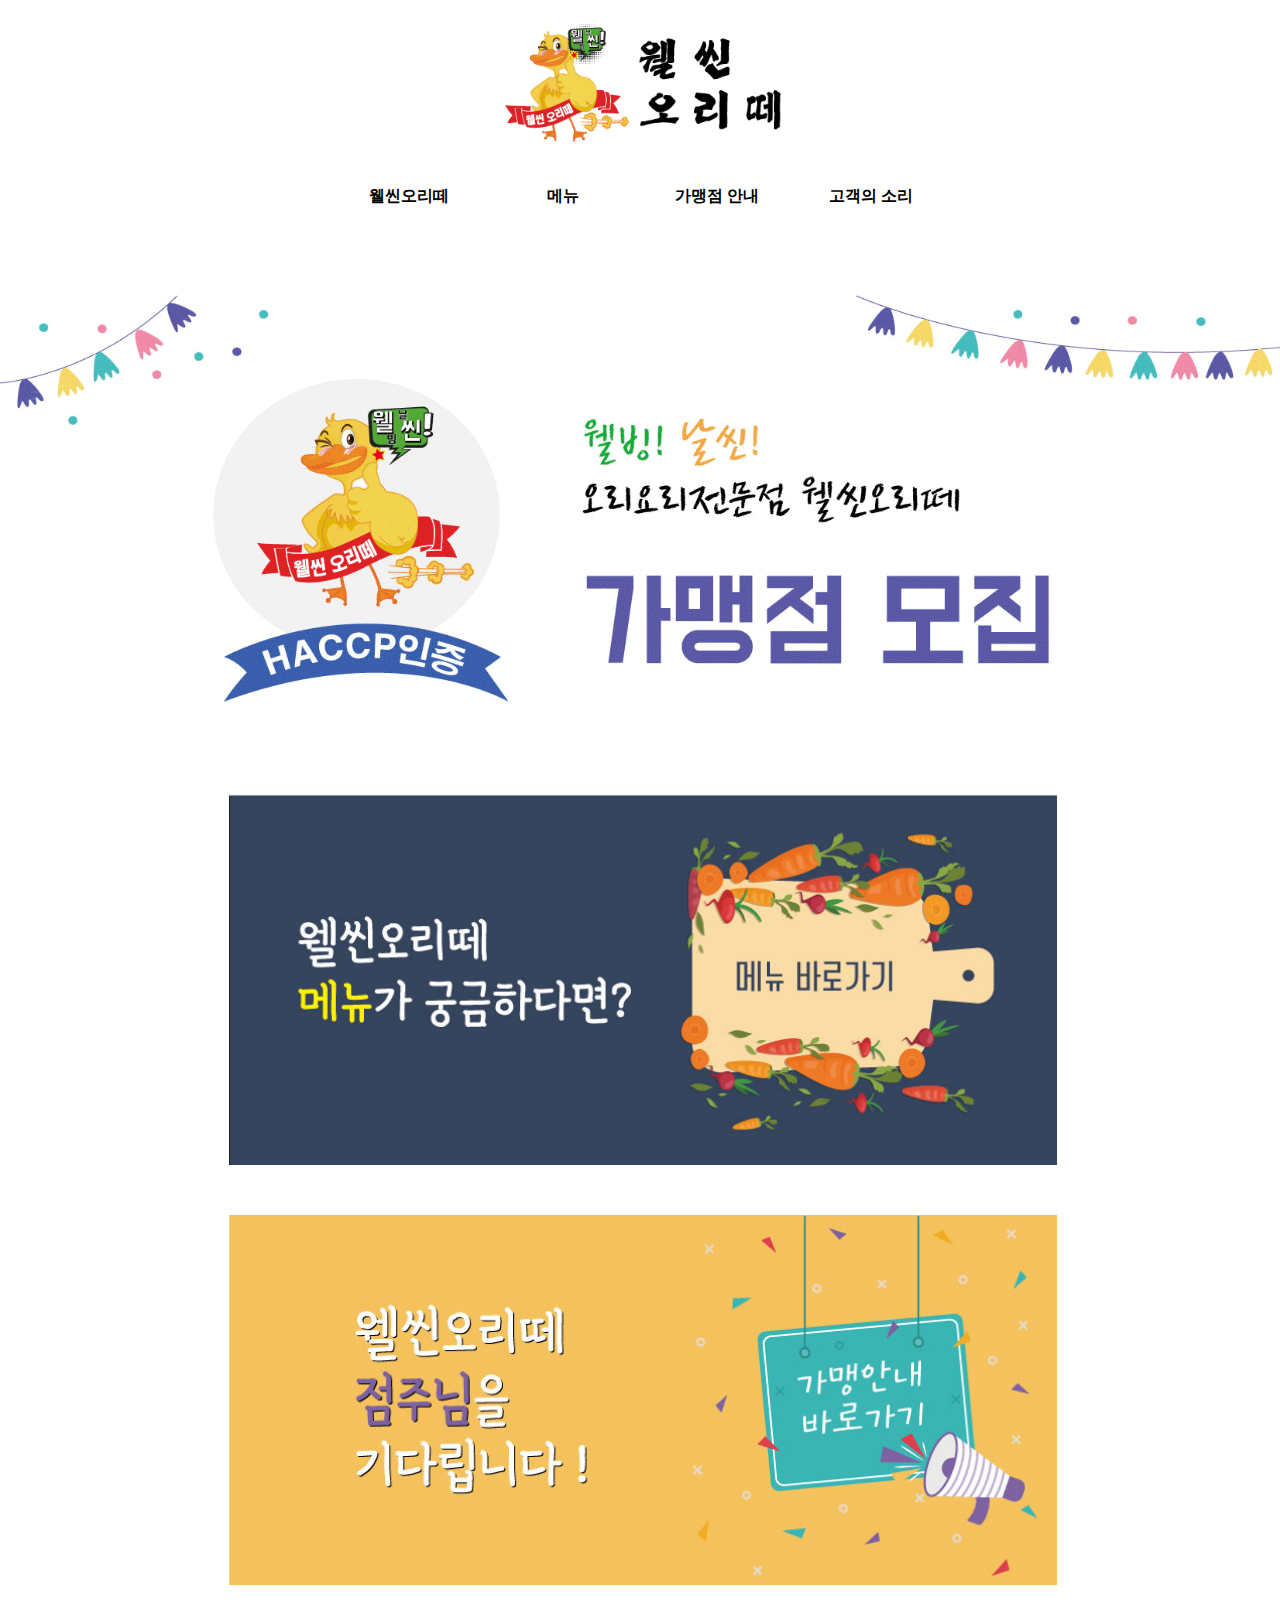
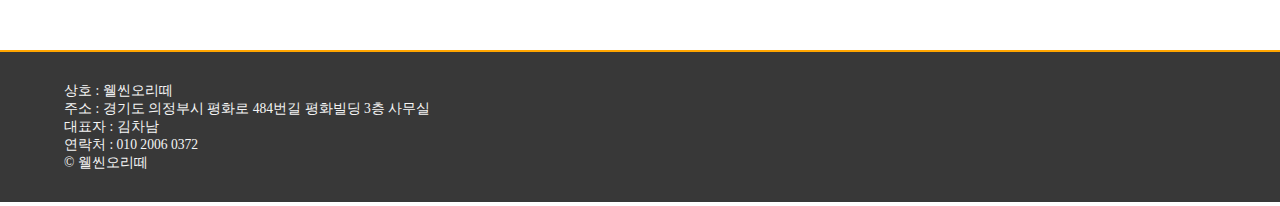
<file: index.html>
<!DOCTYPE html>
<html lang="en">
<head>
    <meta charset="UTF-8"> <!--웹 페이지에 사용하는 문자 코드 작성-->
    <meta name="viewport" content="width=device-width, initial-scale=1.0, minimum-scale=1.0, maximum-scale=1.0, user-saclable=no">
    <meta http-equiv="X-UA-Compatible" content="ie=edge">

    <meta name="author" content="김이삭"> <!-- 저작자 -->
    <meta name="description" content="오리고기 전문점, 건강한 오리맛집 웰씬오리떼"> <!-- 웹 페이지 내용-->
    <meta name="keywords" content="웰씬오리떼, 오리고기, 오리떼, 웰씬, 의정부오리고기, 의정부, 오리, 가능동"> <!-- 웹 페이지 키워드(검색 엔진 키워드) -->
    <meta name="robots" content="index,follow"> <!-- 검색로봇에 대해 색인 대상으로 처리 및 링크 수집 허용 -->
    
    <!-- 오픈 그래프 -->
    <meta property="og:type" content="website"> 
    <meta property="og:title" content="웰씬오리떼">
    <meta property="og:description" content="오리고기 전문점, 건강한 오리맛집 웰씬오리떼">
    <meta property="og:image" content="https://isaac7263.github.io/oridde/img/icon.png">
    <meta property="og:url" content="http://www.oridde.co.kr">
    <!-- 소셜 미디어 -->
    <meta name="twitter:card" content="웰씬오리떼">
    <meta name="twitter:title" content="웰씬오리떼">
    <meta name="twitter:description" content="맛있는 오리고기집, 웰씬오리떼">
    <meta name="twitter:image" content="https://isaac7263.github.io/oridde/img/icon.png">
    <meta name="twitter:domain" content="http://www.oridde.co.kr">
    <!-- 인증 -->
    <meta name="naver-site-verification" content="e234b1dffc5c3f41b60eed5aa31f903f1cfdc273"/>
    <meta name="google-site-verification" content="KC7amwNNuXF1AFjEQoRmPbVX7b6J1rndAp7T4Zdrm-c" />

    <!-- favicon -->
    <link rel="shortcut icon" type="image/x-icon" href="img/favi.jpg">

    <!-- CSS -->
    <link rel="stylesheet" type="text/css" href="css/index.css">

    <script src="js/main.js"></script>
    <title>웰씬오리떼</title>
</head>
<body onload="chkSize(event)">
    <!-- header -->
    <header id="top">
        <div id="header">
            <div class="main_logo">
                <a href="index.html"><img src="img/logo.png" alt="logo"></a>
            </div>

            <nav id="nav" style="display: none;">
                <ul>
                    <li>
                        <a href="#">웰씬오리떼</a>
                        <ul>
                            <li><a href="intro.html">브랜드 소개</a></li>
                            <li><a href="ori.html">오리이야기</a></li>
                        </ul>
                    </li>
                    <li>
                        <a href="#">메뉴</a>
                        <ul>
                            <li><a href="menu.html">메뉴 소개</a></li>
                        </ul>
                    </li>
                    <li>
                        <a href="#">가맹점 안내</a>
                        <ul>
                            <li><a href="franchisee.html">가맹 절차 및 지원</a></li>
                            <li><a href="counsel.html">상담 및 문의</a></li>
                        </ul>
                    </li>
                    <li><a href="#">고객의 소리</a></li>
                </ul>
            </nav>
        </div>
    </header>
    <hr class="header_hr">
    <!-- header -->

    <div id="mob_btn_div" style="display: none;">
        <a href="intro.html"><img class="mob_btn" src="img/button/br.PNG"></a>
        <a href="ori.html"><img class="mob_btn" src="img/button/ori.PNG"></a>
        <a href="menu.html"><img class="mob_btn" src="img/button/mn.PNG"></a>
        <a href="franchisee.html"><img class="mob_btn" src="img/button/fc.PNG"></a>
        <a href="counsel.html"><img class="mob_btn" src="img/button/cs.PNG"></a>
    </div> <!-- mob_btn_div -->

    <section class="main_section">
        <!-- <img src="img/banner.png" alt="banner"> -->
        <img src="img/motion_banner.gif" alt="motion_banner">
    </section>

    <section class="section2">
        <div>
            <div class="img_frame">
                <a href="menu.html"><img src="img/main/menu_link.jpg"></a>
            </div>
            <div class="img_frame">
                <a href="franchisee.html"><img src="img/main/fran_link.jpg"></a>
            </div>
        </div>
    </section>

    <section class="section3">
    </section>

    <!-- footer start-->
    <iframe id="commonFooter" 
    src="footer.html" frameborder="0" scrolling="no" width="100%" height="100%"></iframe>

</body>
</html>
</file>
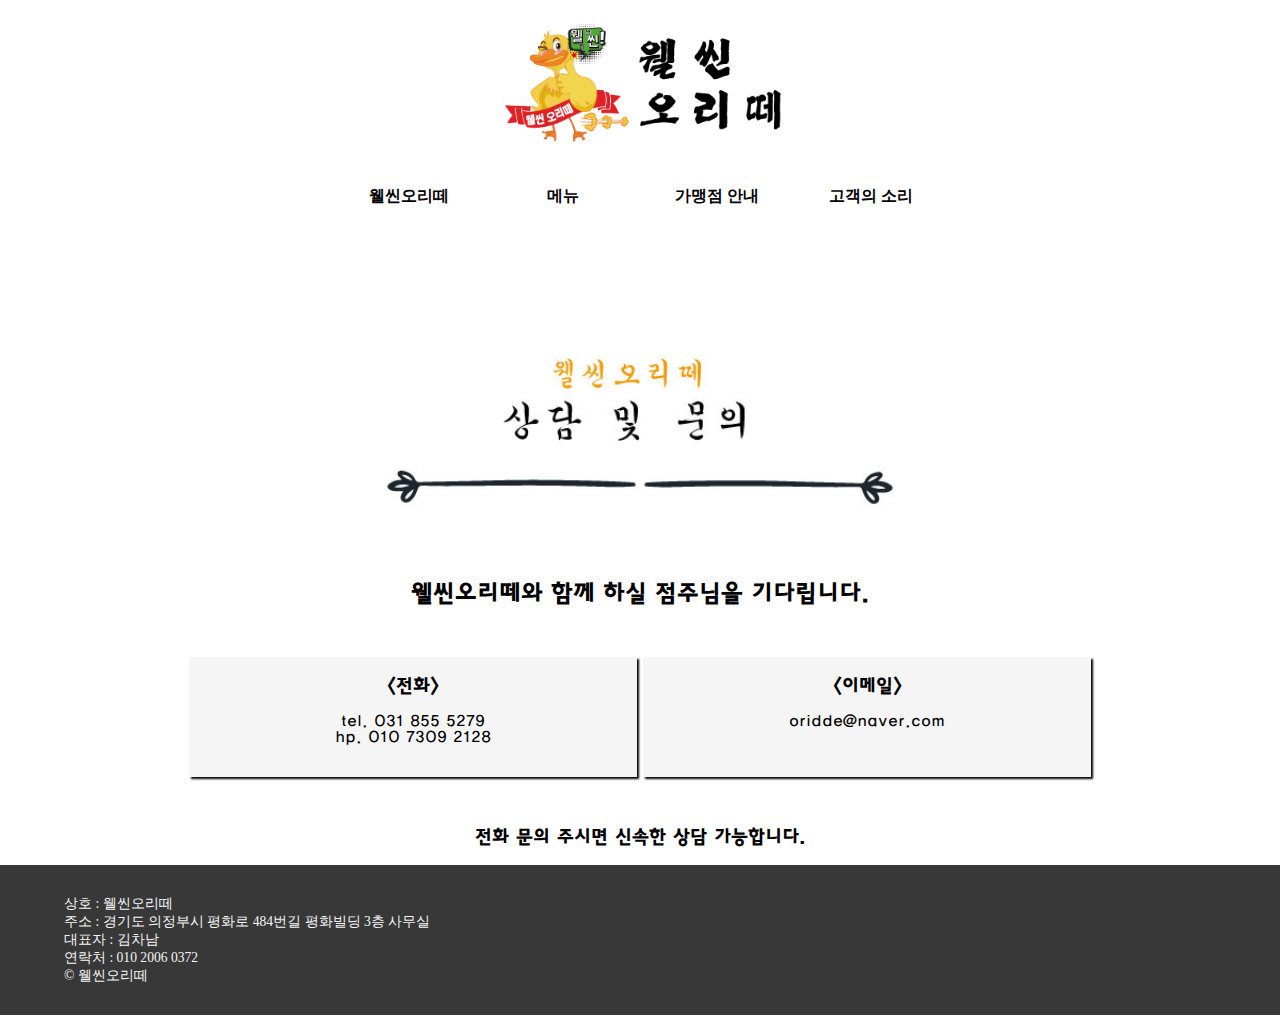
<file: counsel.html>
<!DOCTYPE html>
<html lang="en">
<head>
    <meta charset="UTF-8">
    <meta name="viewport" content="width=device-width, initial-scale=1.0">
    <meta http-equiv="X-UA-Compatible" content="ie=edge">
    
    <meta name="author" content="김이삭"> <!-- 저작자 -->
    <meta name="description" content="웰씬오리떼 웹사이트"> <!-- 웹 페이지 내용-->
    <!-- 웹 페이지 키워드(검색 엔진에 의해 검색되게 하기 위함) -->
    <meta name="keywords" content="웰씬오리떼, 오리고기, 오리떼, 웰씬, 의정부오리고기, 의정부, 오리, 가능동">
    
    <!-- CSS -->
    <link rel="stylesheet" type="text/css" href="css/index.css">
    <link rel="shortcut icon" type="image/x-icon" href="img/favi.jpg">

    <script src="js/main.js"></script>
    <title>웰씬오리떼</title>
</head>
<body onload="chkSize(event)">
    <!-- header -->
    <header id="top">
        <div id="header">
            <div class="main_logo">
                <a href="index.html"><img src="img/logo.png" alt="logo"></a>
            </div>

            <nav id="nav" style="display: none;">
                <ul>
                    <li>
                        <a href="#">웰씬오리떼</a>
                        <ul>
                            <li><a href="intro.html">브랜드 소개</a></li>
                            <li><a href="ori.html">오리이야기</a></li>
                        </ul>
                    </li>
                    <li>
                        <a href="#">메뉴</a>
                        <ul>
                            <li><a href="menu.html">메뉴 소개</a></li>
                        </ul>
                    </li>
                    <li>
                        <a href="#">가맹점 안내</a>
                        <ul>
                            <li><a href="franchisee.html">가맹 절차 및 지원</a></li>
                            <li><a href="counsel.html">상담 및 문의</a></li>
                        </ul>
                    </li>
                    <li><a href="#">고객의 소리</a></li>
                </ul>
            </nav>
        </div>
    </header>
    <hr class="header_hr">
    <!-- header -->
        
    <div id="mob_btn_div" style="display: none;">
        <a href="intro.html"><img class="mob_btn" src="img/button/br.PNG"></a>
        <a href="ori.html"><img class="mob_btn" src="img/button/ori.PNG"></a>
        <a href="menu.html"><img class="mob_btn" src="img/button/mn.PNG"></a>
        <a href="franchisee.html"><img class="mob_btn" src="img/button/fc.PNG"></a>
        <a href="counsel.html"><img class="mob_btn" src="img/button/cs.PNG"></a>
    </div> <!-- mob_btn_div -->

    <div class="counsel_body">
        <img src="img/counsel/coun_head.jpg" width="100%">

        <h2>웰씬오리떼와 함께 하실 점주님을 기다립니다.</h2><br><br>
        
        <div class="coun_center">
            <div class="contact">
                <h3>&lt;전화&gt;</h3>
                tel. 031 855 5279<br>
                hp. 010 7309 2128
            </div>
            <div class="contact">
                <h3>&lt;이메일&gt;</h3>
                oridde@naver.com<br>
            </div>
        </div>

        <h3>전화 문의 주시면 신속한 상담 가능합니다.</h3>
    </div>  <!-- counsel_body end -->

    <!-- footer start-->
    <iframe id="commonFooter" 
    src="footer.html" frameborder="0" scrolling="no" width="100%" height="100%"></iframe>
</body>
</html>
</file>
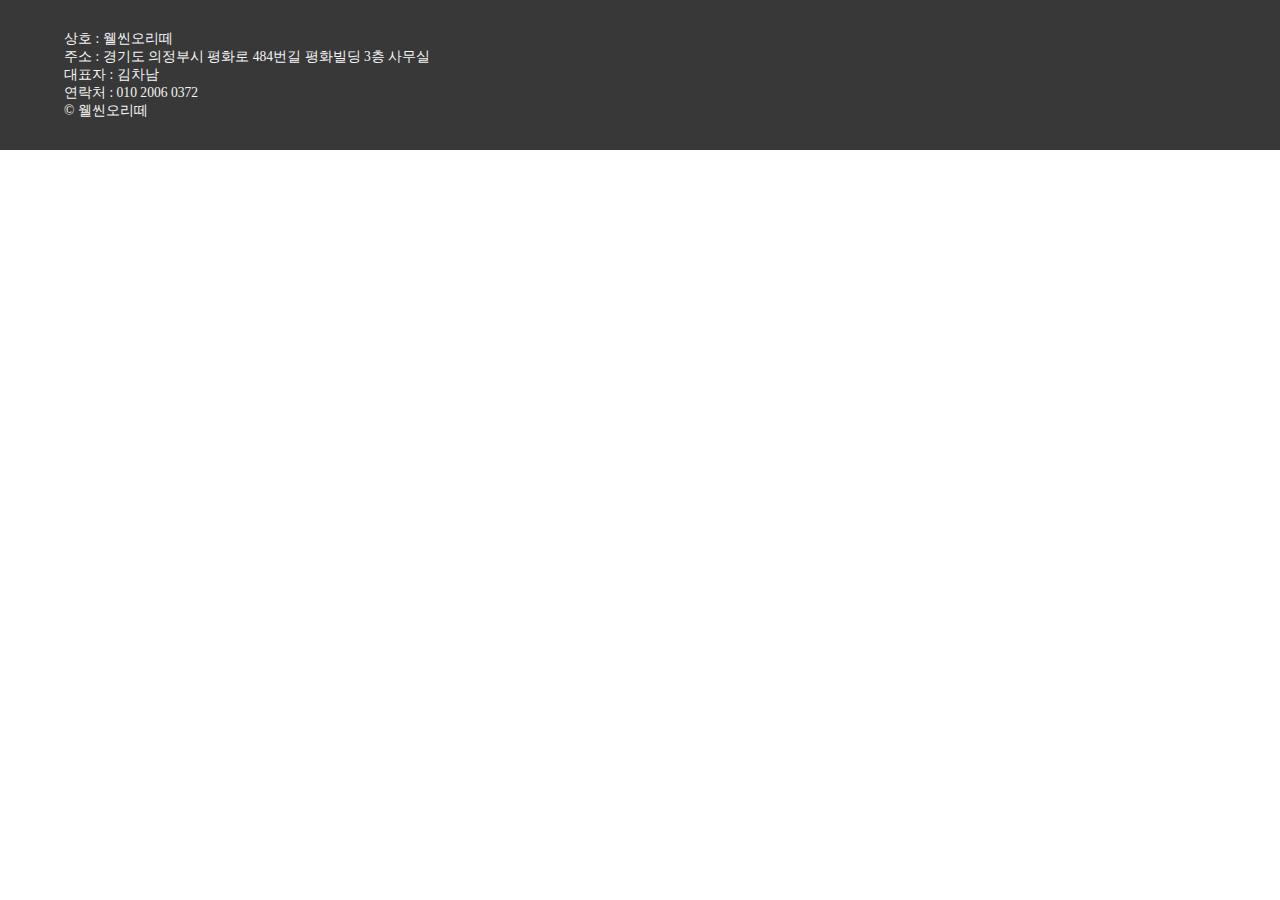
<file: footer.html>
<!DOCTYPE html>
<html lang="ko">
<head>
    <meta charset="UTF-8">
    <meta name="viewport" content="width=device-width, initial-scale=1.0">
    
    <!-- CSS -->
    <link rel="stylesheet" type="text/css" href="css/footer.css">
    <title>Footer</title>
</head>
<body>
    <div id="box_in_foot">
        상호 : 웰씬오리떼</br>
        주소 : 경기도 의정부시 평화로 484번길 평화빌딩 3층 사무실</br>
        대표자 : 김차남</br>
        연락처 : 010 2006 0372</br>
        &#169 웰씬오리떼</br>
    </div>
</body>
</html>
</file>
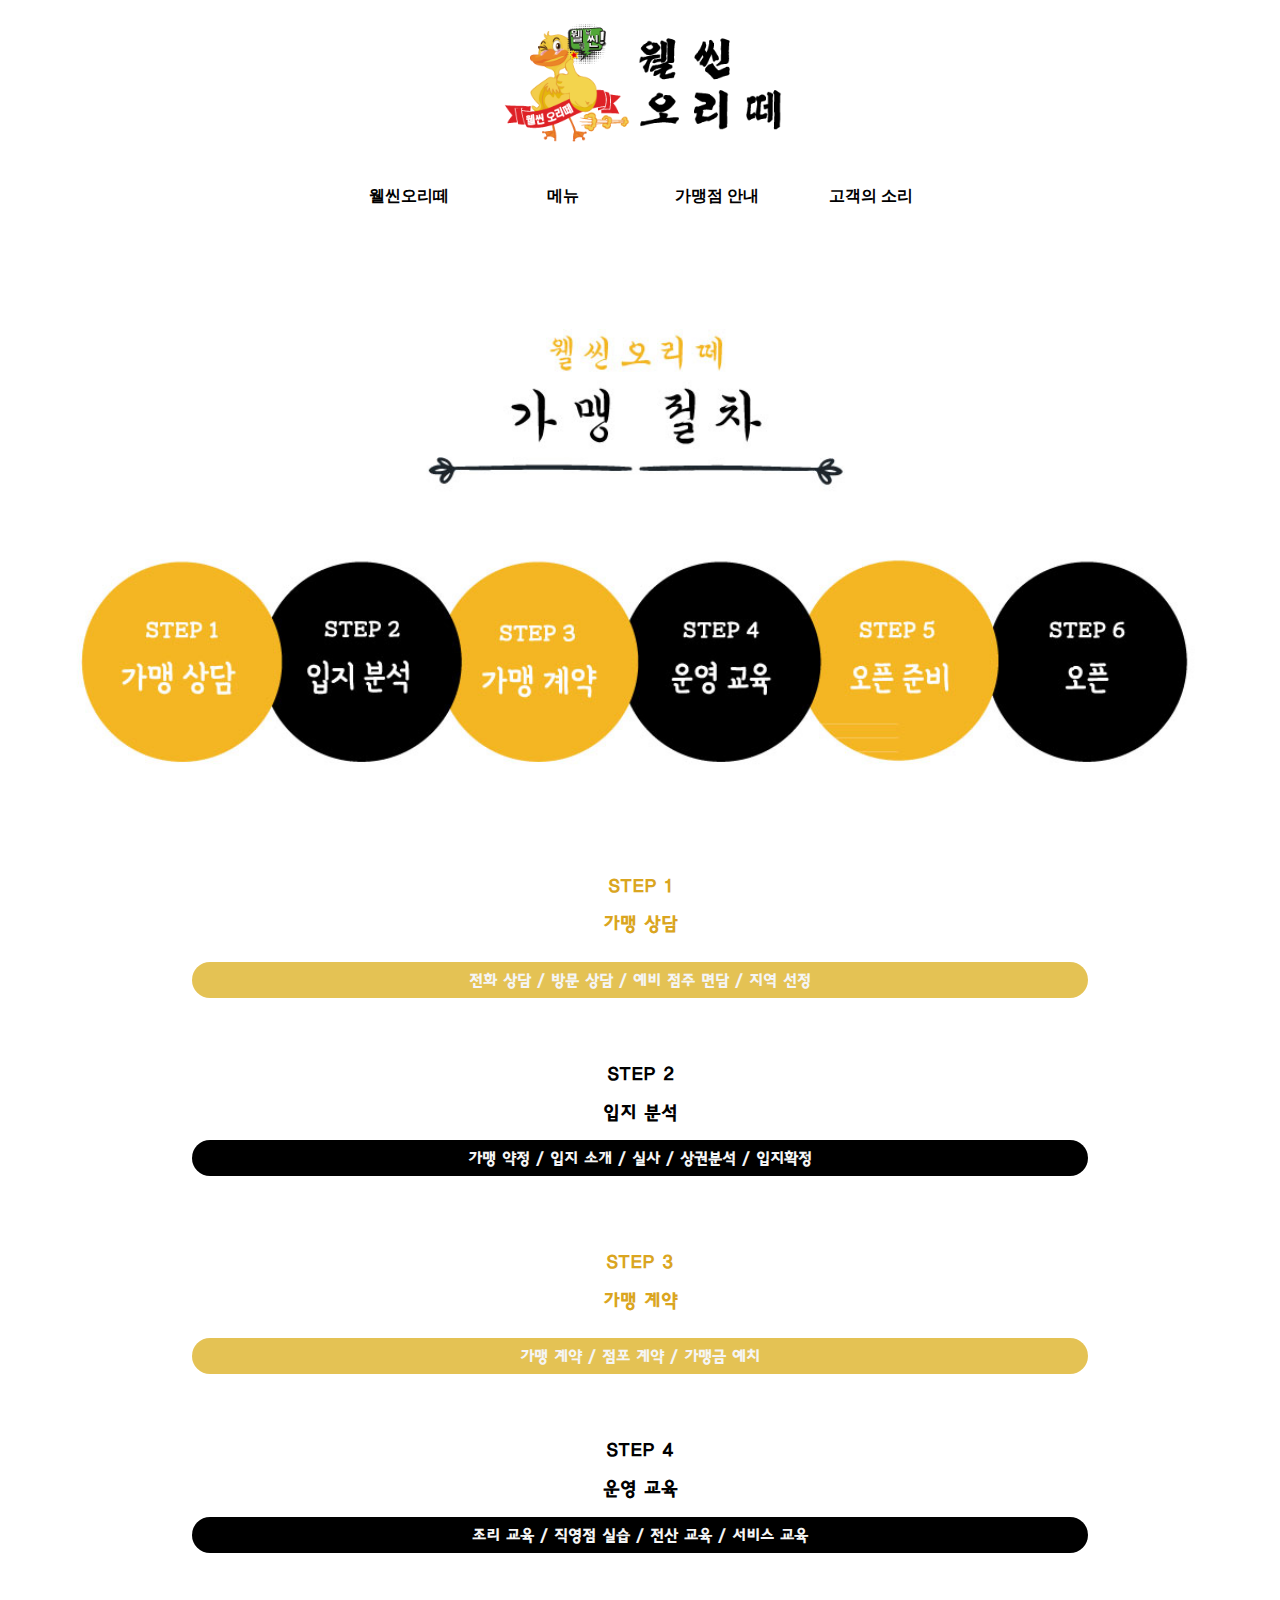
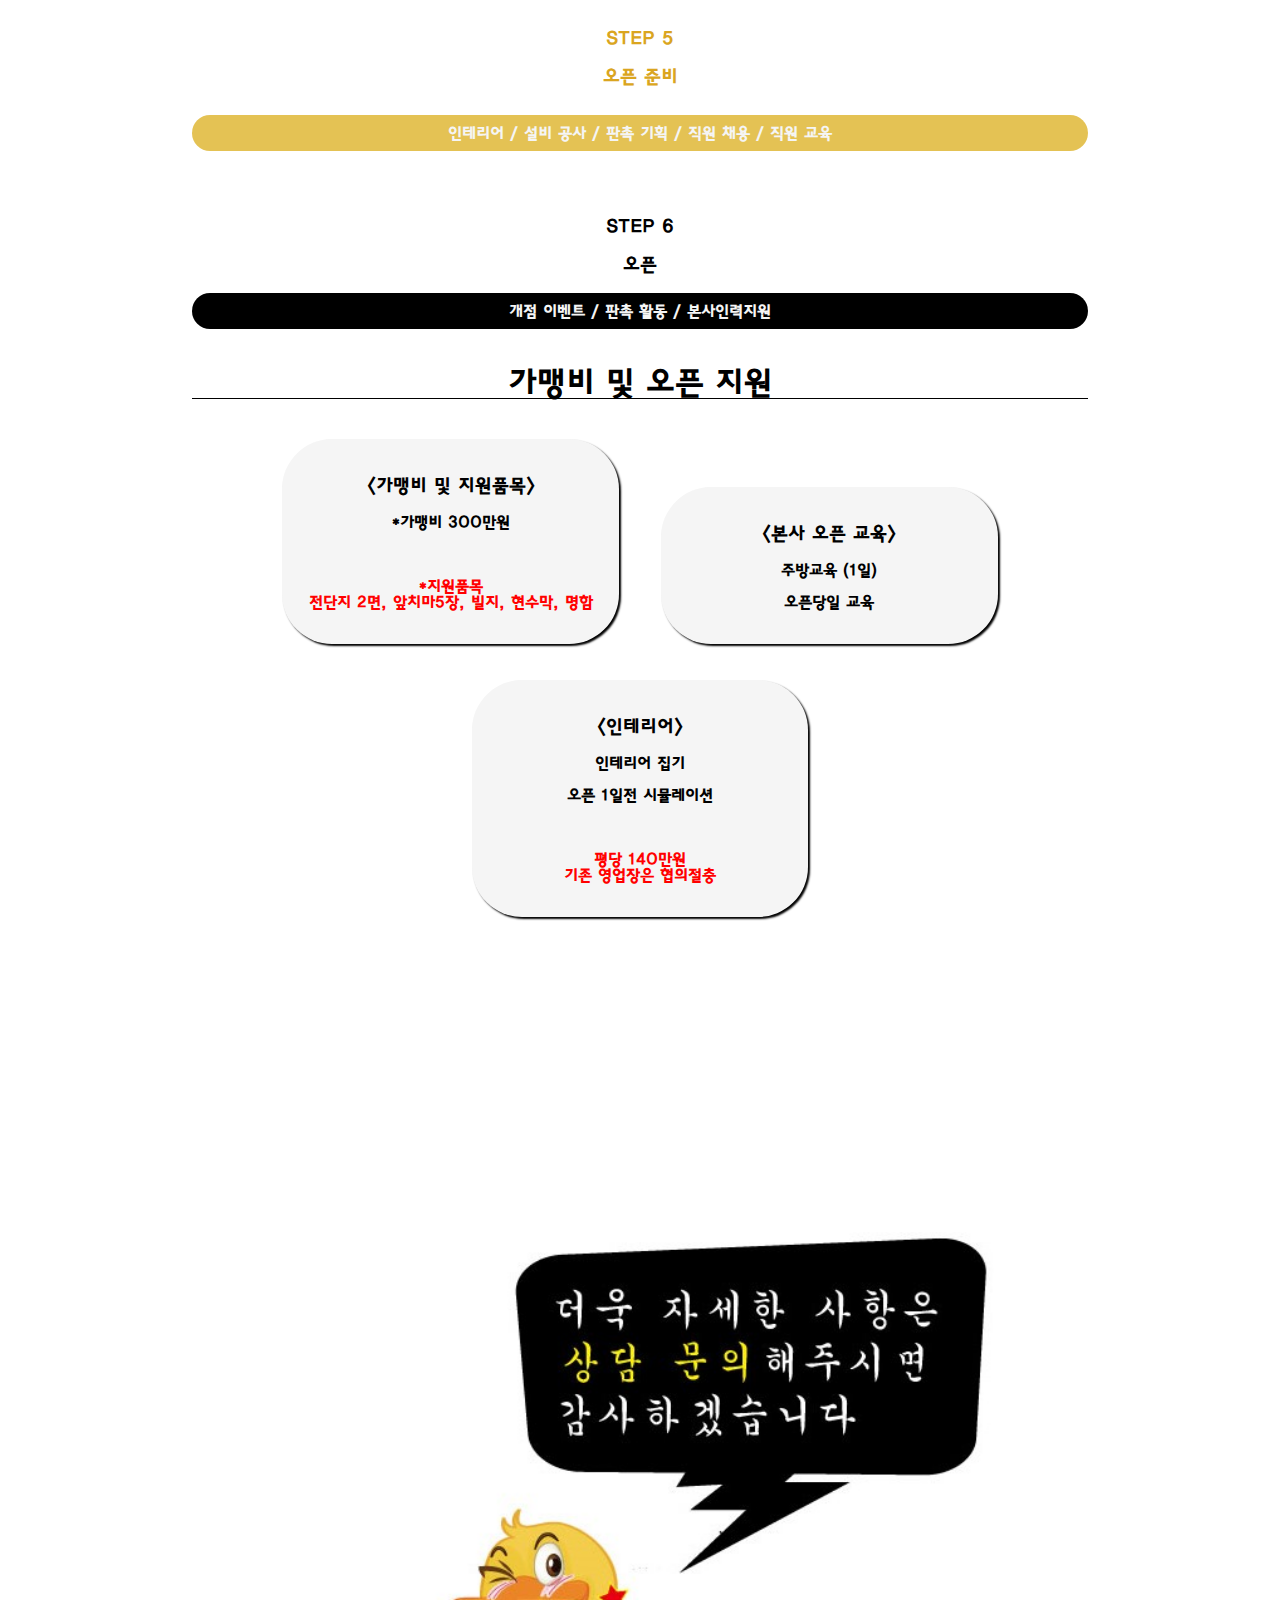
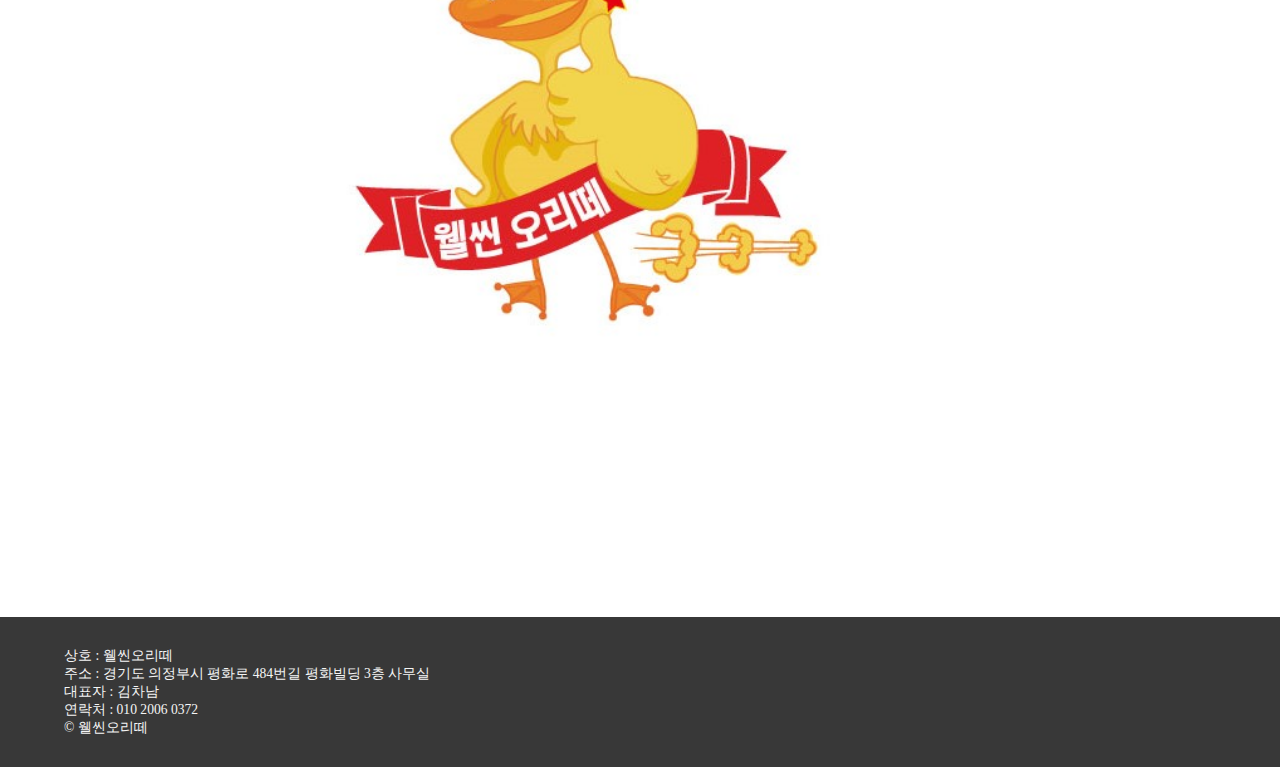
<file: franchisee.html>
<!DOCTYPE html>
<html lang="en">
<head>
    <meta charset="UTF-8">
    <meta name="viewport" content="width=device-width, initial-scale=1.0">
    <meta http-equiv="X-UA-Compatible" content="ie=edge">
    
    <meta name="author" content="김이삭"> <!-- 저작자 -->
    <meta name="description" content="웰씬오리떼 웹사이트"> <!-- 웹 페이지 내용-->
    <!-- 웹 페이지 키워드(검색 엔진에 의해 검색되게 하기 위함) -->
    <meta name="keywords" content="웰씬오리떼, 오리고기, 오리떼, 웰씬, 의정부오리고기, 의정부, 오리, 가능동">
    
    <!-- CSS -->
    <link rel="stylesheet" type="text/css" href="css/index.css">
    <link rel="shortcut icon" type="image/x-icon" href="img/favi.jpg">

    <script src="js/main.js"></script>
    <title>웰씬오리떼</title>
</head>
<body onload="chkSize(event)">
    <!-- header -->
    <header id="top">
        <div id="header">
            <div class="main_logo">
                <a href="index.html"><img src="img/logo.png" alt="logo"></a>
            </div>
    
            <nav id="nav" style="display: none;">
                <ul>
                    <li>
                        <a href="#">웰씬오리떼</a>
                        <ul>
                            <li><a href="intro.html">브랜드 소개</a></li>
                            <li><a href="ori.html">오리이야기</a></li>
                        </ul>
                    </li>
                    <li>
                        <a href="#">메뉴</a>
                        <ul>
                            <li><a href="menu.html">메뉴 소개</a></li>
                        </ul>
                    </li>
                    <li>
                        <a href="#">가맹점 안내</a>
                        <ul>
                            <li><a href="franchisee.html">가맹 절차 및 지원</a></li>
                            <li><a href="counsel.html">상담 및 문의</a></li>
                        </ul>
                    </li>
                    <li><a href="#">고객의 소리</a></li>
                </ul>
            </nav>
        </div>
    </header>
    <hr class="header_hr">
    <!-- header -->

    <div id="mob_btn_div" style="display: none;">
        <a href="intro.html"><img class="mob_btn" src="img/button/br.PNG"></a>
        <a href="ori.html"><img class="mob_btn" src="img/button/ori.PNG"></a>
        <a href="menu.html"><img class="mob_btn" src="img/button/mn.PNG"></a>
        <a href="franchisee.html"><img class="mob_btn" src="img/button/fc.PNG"></a>
        <a href="counsel.html"><img class="mob_btn" src="img/button/cs.PNG"></a>
    </div> <!-- mob_btn_div -->

    <div class="franch_body">    
        <img class="fc_img"src="img/franchisee.jpg">
        
        <section>
            <div class="yellow_font">
                <h3>STEP 1</h3>
                <h3>가맹 상담</h3>
            </div>

            <div class="white_font gold_back">
                전화 상담 /
                방문 상담 /
                예비 점주 면담 /
                지역 선정
            </div>
            <br><br><br>
            
            <h3>STEP 2</h3>
            <h3>입지 분석</h3>

            <div class="white_font black_back">
                가맹 약정 /
                입지 소개 /
                실사 /
                상권분석 /
                입지확정
            </div>
            <br><br><br>
            
            <div class="yellow_font">
                <h3>STEP 3</h3>
                <h3>가맹 계약</h3>
            </div>

            <div class="white_font gold_back">
                가맹 계약 /
                점포 계약 /
                가맹금 예치
            </div>
            <br><br><br>

            
            <h3>STEP 4</h3>
            <h3>운영 교육</h3>

            <div class="white_font black_back">
                조리 교육 /
                직영점 실습 /
                전산 교육 /
                서비스 교육
            </div>
            <br><br><br>

            <div class="yellow_font">
                <h3>STEP 5</h3>
                <h3>오픈 준비</h3>
            </div>

            <div class="white_font gold_back">
                인테리어 /
                설비 공사 /
                판촉 기획 /
                직원 채용 /
                직원 교육
            </div>
            <br><br><br>

            <h3>STEP 6</h3>
            <h3>오픈</h3>

            <div class="white_font black_back">
                개점 이벤트 /
                판촉 활동 /
                본사인력지원
            </div>
            <br>
            
            <h1 id="franchMiddleTitle">가맹비 및 오픈 지원<h1>
            

        </section>


        <article class="support">
            <div>
                <div>
                    <h3>&lt;가맹비 및 지원품목&gt;</h3>
                    <p>*가맹비 300만원</p><br>
                    <p style="color:red;">*지원품목<br>
                    전단지 2면, 앞치마5장, 빌지, 현수막, 명함</p>
                </div>
                <div>
                    <h3>&lt;본사 오픈 교육&gt;</h3>
                    <p>주방교육 (1일)</p>
                    <p>오픈당일 교육</p>
                </div>
                <div>
                    <h3>&lt;인테리어&gt;</h3>
                    <p>인테리어 집기</p>
                    <p>오픈 1일전 시뮬레이션</p><br>
                    <p style="color:red;">평당 140만원<br>
                    기존 영업장은 협의절충</p>
                </div>
            </div>
        </article>
        <div class="fc_foot_box">
            <a href="counsel.html"><img class="fc_img fc_foot_img" src="img/question2.jpg" alt="문의하기 이미지"></a>
        </div>
    </div> <!-- franch_body -->


    <!-- footer start-->
    <iframe id="commonFooter" 
    src="footer.html" frameborder="0" scrolling="no" width="100%" height="100%"></iframe>
</body>
</html>
</file>
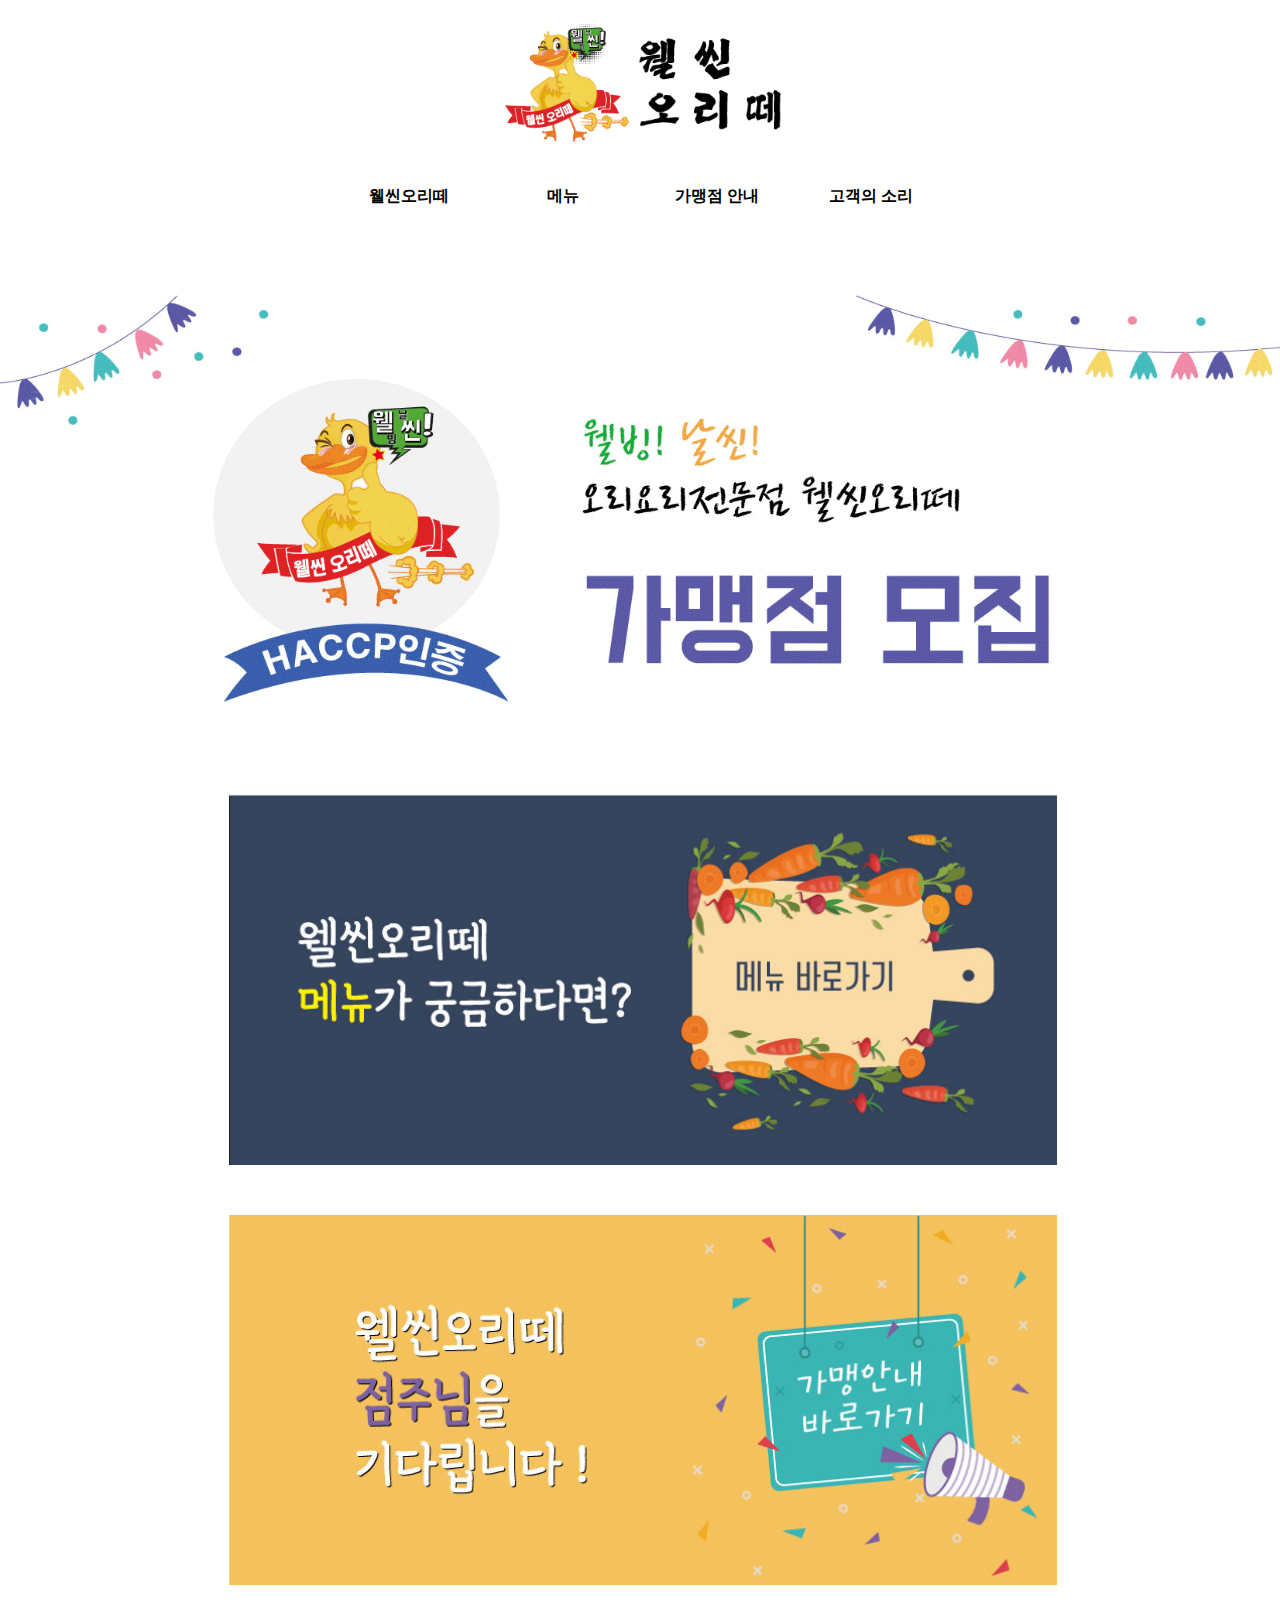
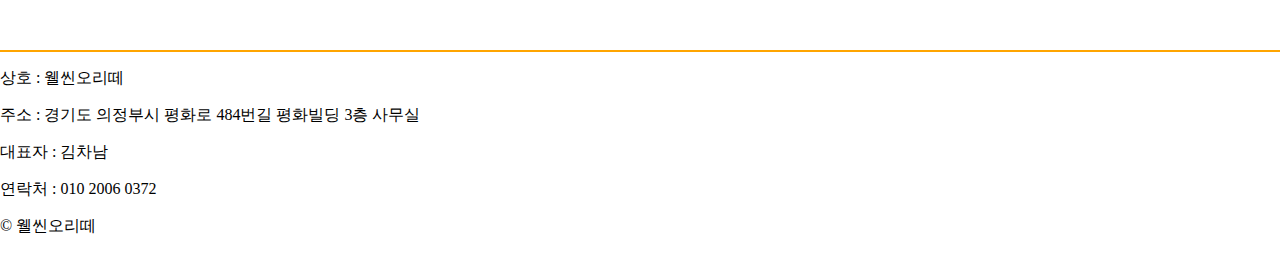
<file: index2.html>
<!DOCTYPE html>
<html lang="en">
<head>
    <meta charset="UTF-8"> <!--웹 페이지에 사용하는 문자 코드 작성-->
    <meta name="viewport" content="width=device-width, initial-scale=1.0, minimum-scale=1.0, maximum-scale=1.0, user-saclable=no">
    <meta http-equiv="X-UA-Compatible" content="ie=edge">

    <meta name="author" content="김이삭"> <!-- 저작자 -->
    <meta name="description" content="오리고기 전문점, 건강한 오리맛집 웰씬오리떼"> <!-- 웹 페이지 내용-->
    <meta name="keywords" content="웰씬오리떼, 오리고기, 오리떼, 웰씬, 의정부오리고기, 의정부, 오리, 가능동"> <!-- 웹 페이지 키워드(검색 엔진 키워드) -->
    <meta name="robots" content="index,follow"> <!-- 검색로봇에 대해 색인 대상으로 처리 및 링크 수집 허용 -->
    
    <!-- 오픈 그래프 -->
    <meta property="og:type" content="website"> 
    <meta property="og:title" content="웰씬오리떼">
    <meta property="og:description" content="오리고기 전문점, 건강한 오리맛집 웰씬오리떼">
    <meta property="og:image" content="https://isaac7263.github.io/oridde/img/icon.png">
    <meta property="og:url" content="http://www.oridde.co.kr">
    <!-- 소셜 미디어 -->
    <meta name="twitter:card" content="웰씬오리떼">
    <meta name="twitter:title" content="웰씬오리떼">
    <meta name="twitter:description" content="맛있는 오리고기집, 웰씬오리떼">
    <meta name="twitter:image" content="https://isaac7263.github.io/oridde/img/icon.png">
    <meta name="twitter:domain" content="http://www.oridde.co.kr">
    <!-- Naver 인증 -->
    <meta name="naver-site-verification" content="e234b1dffc5c3f41b60eed5aa31f903f1cfdc273"/>
    
    <!-- CSS -->
    <link rel="stylesheet" type="text/css" href="css/index.css">
    <link rel="shortcut icon" type="image/x-icon" href="img/favi.jpg">

    <title>웰씬오리떼</title>
</head>
<body>
    <!-- header -->
    <header id="top">
        <div id="header">
            <div class="main_logo">
                <a href="index.html"><img src="img/logo.png" alt="logo"></a>
            </div>

            <nav>
                <ul>
                    <li>
                        <a href="">웰씬오리떼</a>
                        <ul>
                            <li><a href="intro.html">브랜드 소개</a></li>
                            <li><a href="ori.html">오리이야기</a></li>
                        </ul>
                    </li>
                    <li>
                        <a href="">메뉴</a>
                        <ul>
                            <li><a href="menu.html">메뉴 소개</a></li>
                        </ul>
                    </li>
                    <li>
                        <a href="">가맹점 안내</a>
                        <ul>
                            <li><a href="franchisee.html">가맹 절차 및 지원</a></li>
                            <li><a href="counsel.html">상담 및 문의</a></li>
                        </ul>
                    </li>
                    <li><a href="">고객의 소리</a></li>
                </ul>
            </nav>
        </div>
    </header>
    <hr class="header_hr">
    <!-- header -->

    <section class="main_section">
        <!-- <img src="img/banner.png" alt="banner"> -->
        <img src="img/motion_banner.gif" alt="motion_banner">
    </section>

    <section class="section2">
        <div>
            <div class="img_frame">
                <a href="menu.html"><img src="img/main/menu_link.jpg"></a>
            </div>
            <div class="img_frame">
                <a href="franchisee.html"><img src="img/main/fran_link.jpg"></a>
            </div>
        </div>
    </section>

    <section class="section3">
        
    </section>

    <!-- footer start-->
    <footer>
        <div class="box_in_foot">
            <div>
                <p>상호 : 웰씬오리떼</p>
                <p>주소 : 경기도 의정부시 평화로 484번길 평화빌딩 3층 사무실 </p>
                <p>대표자 : 김차남</p>
                <p>연락처 : 010 2006 0372</p>
                <p>&#169 웰씬오리떼</p>
            </div>
        </div>
    </footer>
    <!-- footer end -->

    
</body>
</html>
</file>
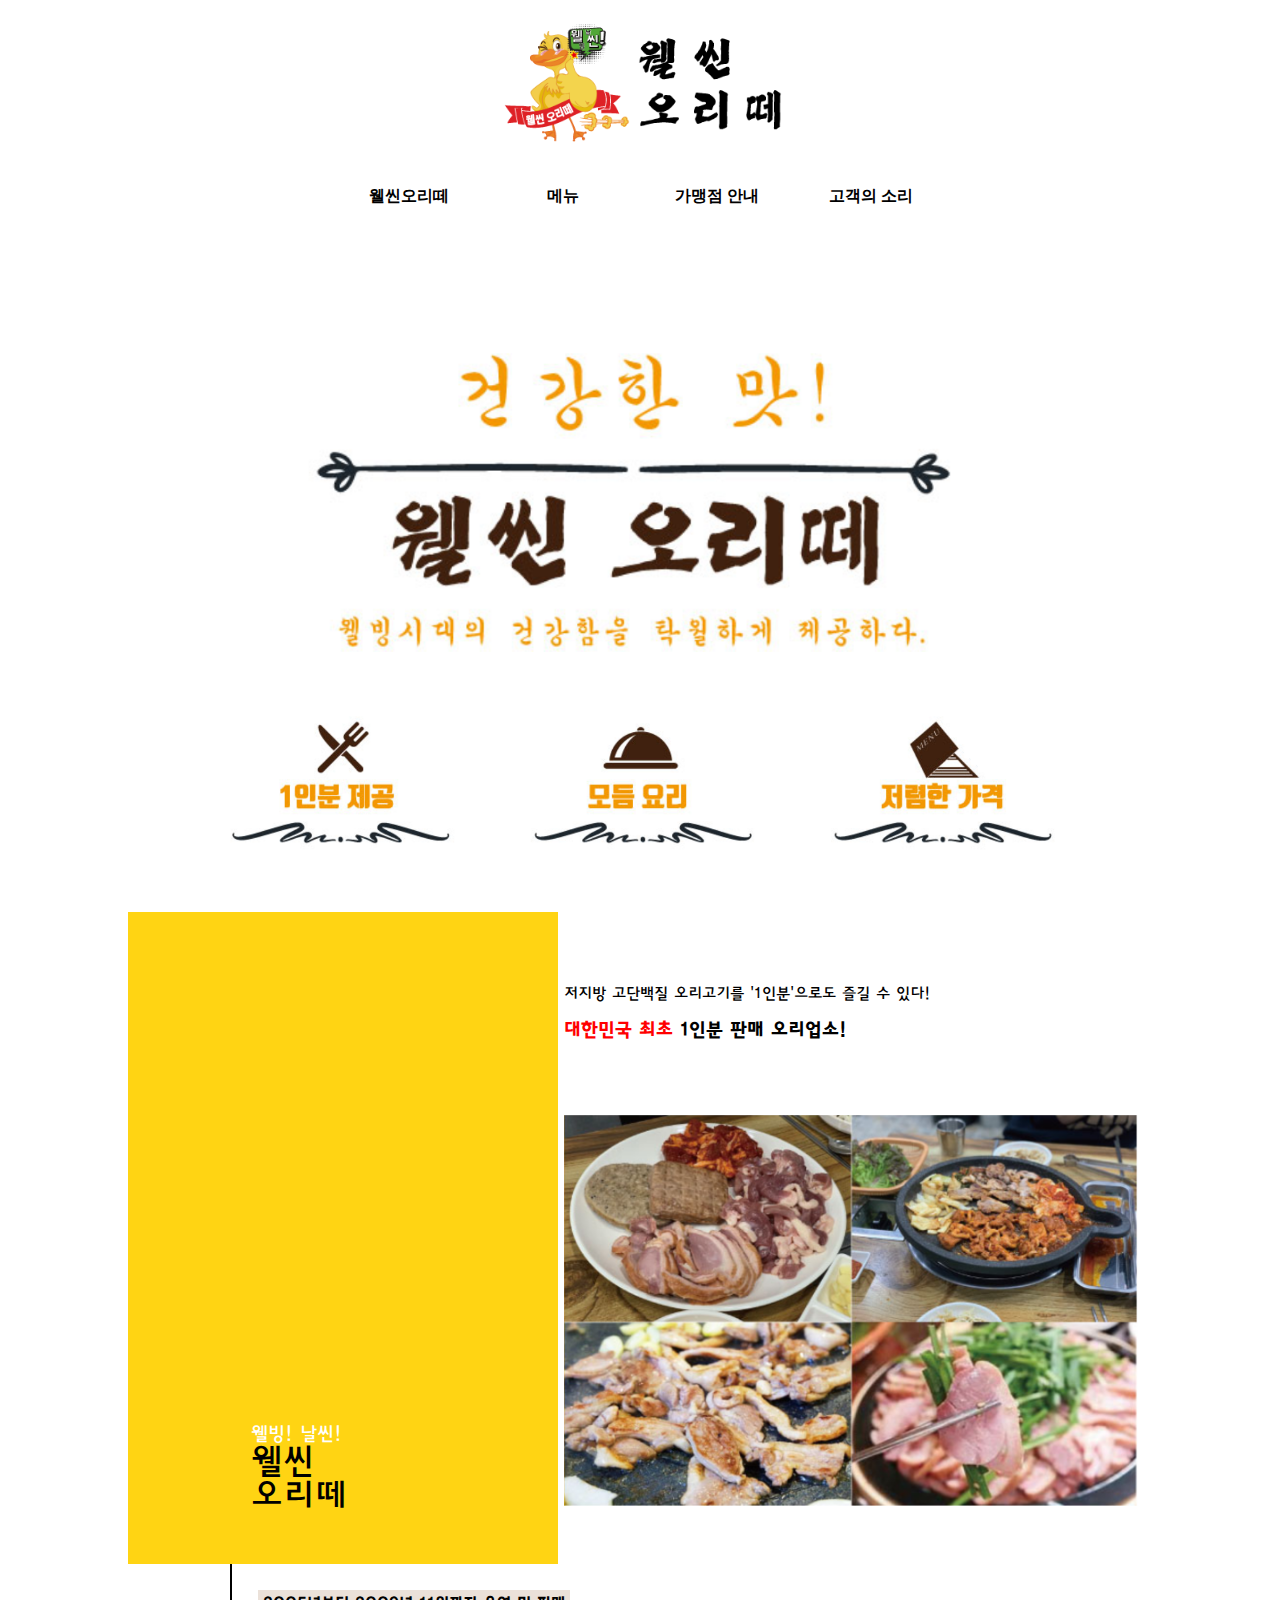
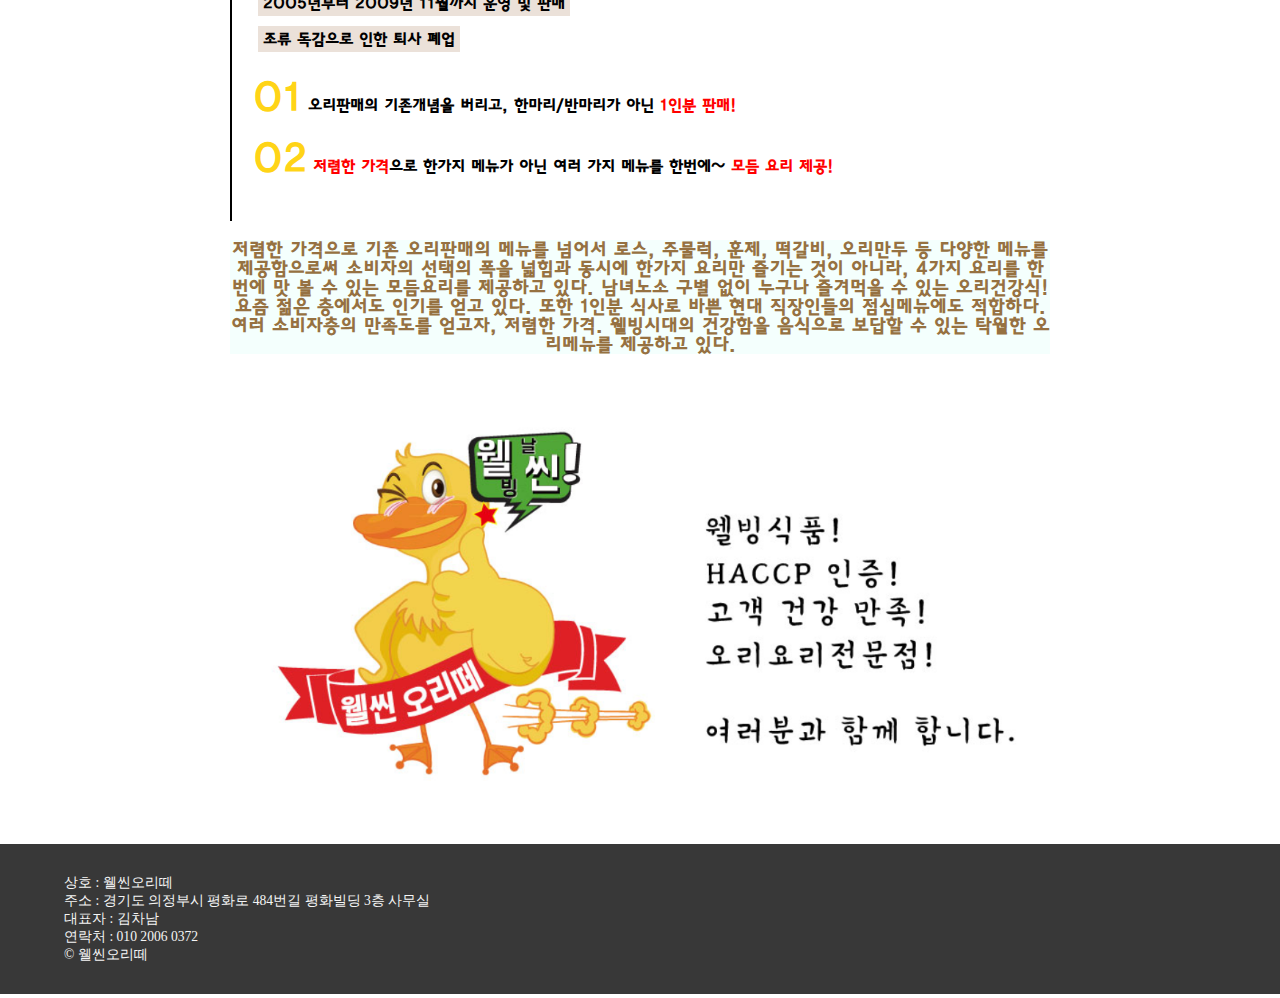
<file: intro.html>
<!DOCTYPE html>
<html lang="en">
<head>
    <meta charset="UTF-8">
    <meta name="viewport" content="width=device-width, initial-scale=1.0">
    <meta http-equiv="X-UA-Compatible" content="ie=edge">

    <meta name="author" content="김이삭"> <!-- 저작자 -->
    <meta name="description" content="웰씬오리떼 웹사이트"> <!-- 웹 페이지 내용-->
    <!-- 웹 페이지 키워드(검색 엔진에 의해 검색되게 하기 위함) -->
    <meta name="keywords" content="웰씬오리떼, 오리고기, 오리떼, 웰씬, 의정부오리고기, 의정부, 오리, 가능동">
    
    <!-- CSS -->
    <link rel="stylesheet" type="text/css" href="css/index.css">
    <link rel="shortcut icon" type="image/x-icon" href="img/favi.jpg">

    <script src="js/main.js"></script>
    <title>웰씬오리떼</title>
</head>
<body onload="chkSize(event)">
    <!-- header -->
    <header id="top">
        <div id="header">
            <div class="main_logo">
                <a href="index.html"><img src="img/logo.png" alt="logo"></a>
            </div>

            <nav id="nav" style="display: none;">
                <ul>
                    <li>
                        <a href="#">웰씬오리떼</a>
                        <ul>
                            <li><a href="intro.html">브랜드 소개</a></li>
                            <li><a href="ori.html">오리이야기</a></li>
                        </ul>
                    </li>
                    <li>
                        <a href="#">메뉴</a>
                        <ul>
                            <li><a href="menu.html">메뉴 소개</a></li>
                        </ul>
                    </li>
                    <li>
                        <a href="#">가맹점 안내</a>
                        <ul>
                            <li><a href="franchisee.html">가맹 절차 및 지원</a></li>
                            <li><a href="counsel.html">상담 및 문의</a></li>
                        </ul>
                    </li>
                    <li><a href="#">고객의 소리</a></li>
                </ul>
            </nav>
        </div>
    </header>
    <hr class="header_hr">
    <!-- header -->

    <div id="mob_btn_div" style="display: none;">
        <a href="intro.html"><img class="mob_btn" src="img/button/br.PNG"></a>
        <a href="ori.html"><img class="mob_btn" src="img/button/ori.PNG"></a>
        <a href="menu.html"><img class="mob_btn" src="img/button/mn.PNG"></a>
        <a href="franchisee.html"><img class="mob_btn" src="img/button/fc.PNG"></a>
        <a href="counsel.html"><img class="mob_btn" src="img/button/cs.PNG"></a>
    </div> <!-- mob_btn_div -->

    <div class="intro_body" style="text-align: center;">
        <img class="introheader1" src="img/intro/intro_header.png" >
        <img class="introheader2" src="img/intro/intro_header2.png">
        <div class="introSerction1">
            <div class="int_sec_box1">
                <span class="int_sec_box_sub">웰빙! 날씬!</span><br>
                <span class="int_sec_main_text">웰씬</span><br>
                <span class="int_sec_main_text">오리떼</span>
            </div>
            <div class="int_sec_box2">
                <span>저지방 고단백질 오리고기를</span>
                <span>'1인분'으로도 즐길 수 있다!</span>
                
                <h3><span class="red">대한민국 최초</span> 1인분 판매 오리업소!</h3>
                <img src="img/intro/intro_food.png">
            </div>
        </div>
        <div class="introSerction2">
            <span class="int_sec2_sub">2005년부터 2009년 11월까지 운영 및 판매</span><br>
            <span class="int_sec2_sub">조류 독감으로 인한 퇴사 폐업</span>

            <h4><span class="int_sec2_number">01</span> 오리판매의 기존개념을 버리고, 한마리/반마리가 아닌 <strong>1인분 판매!</strong></h3>
            <h4><span class="int_sec2_number">02</span> <strong>저렴한 가격</strong>으로 한가지 메뉴가 아닌 여러 가지 메뉴를 한번에~ <strong>모듬 요리 제공!</strong></h3>
        </div>
        <div class="introSerction3">
            <h3>
                저렴한 가격으로 기존 오리판매의 메뉴를 넘어서
                로스, 주물럭, 훈제, 떡갈비, 오리만두 등
                다양한 메뉴를 제공함으로써 소비자의 선택의 폭을 넓힘과 동시에
                한가지 요리만 즐기는 것이 아니라,
                4가지 요리를 한번에 맛 볼 수 있는 모듬요리를 제공하고 있다.
                남녀노소 구별 없이 누구나 즐겨먹을 수 있는 오리건강식!
                요즘 젊은 층에서도 인기를 얻고 있다.
                또한 1인분 식사로 바쁜 현대 직장인들의 점심메뉴에도 적합하다.
                여러 소비자층의 만족도를 얻고자,
                저렴한 가격. 웰빙시대의 건강함을 음식으로 보답할 수 있는
                탁월한 오리메뉴를 제공하고 있다.
            </h3>
        </div>

        <img class="intro_ori_char" src="img/intro/intro_ori_char.png" width="75%">

    </div>


    <!-- footer start-->
    <iframe id="commonFooter" 
    src="footer.html" frameborder="0" scrolling="no" width="100%" height="100%"></iframe>
    
</body>
</html>
</file>
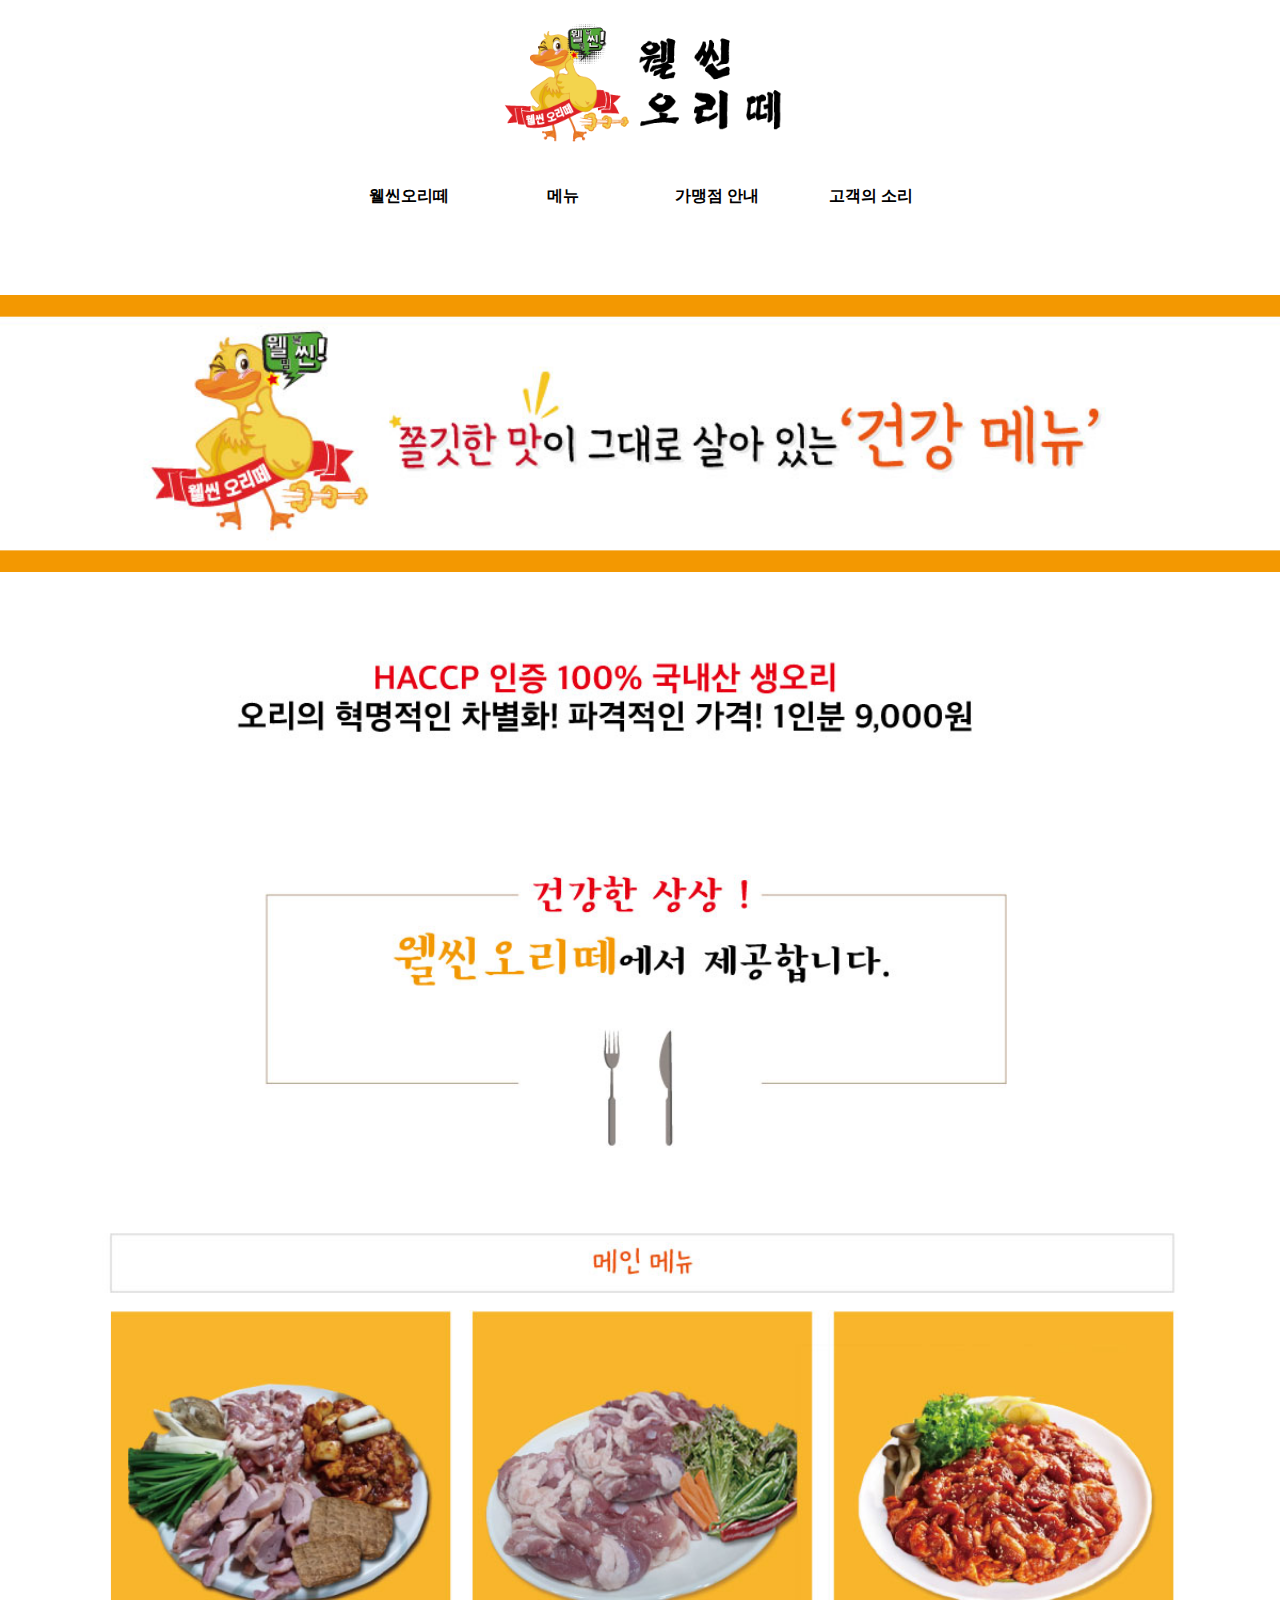
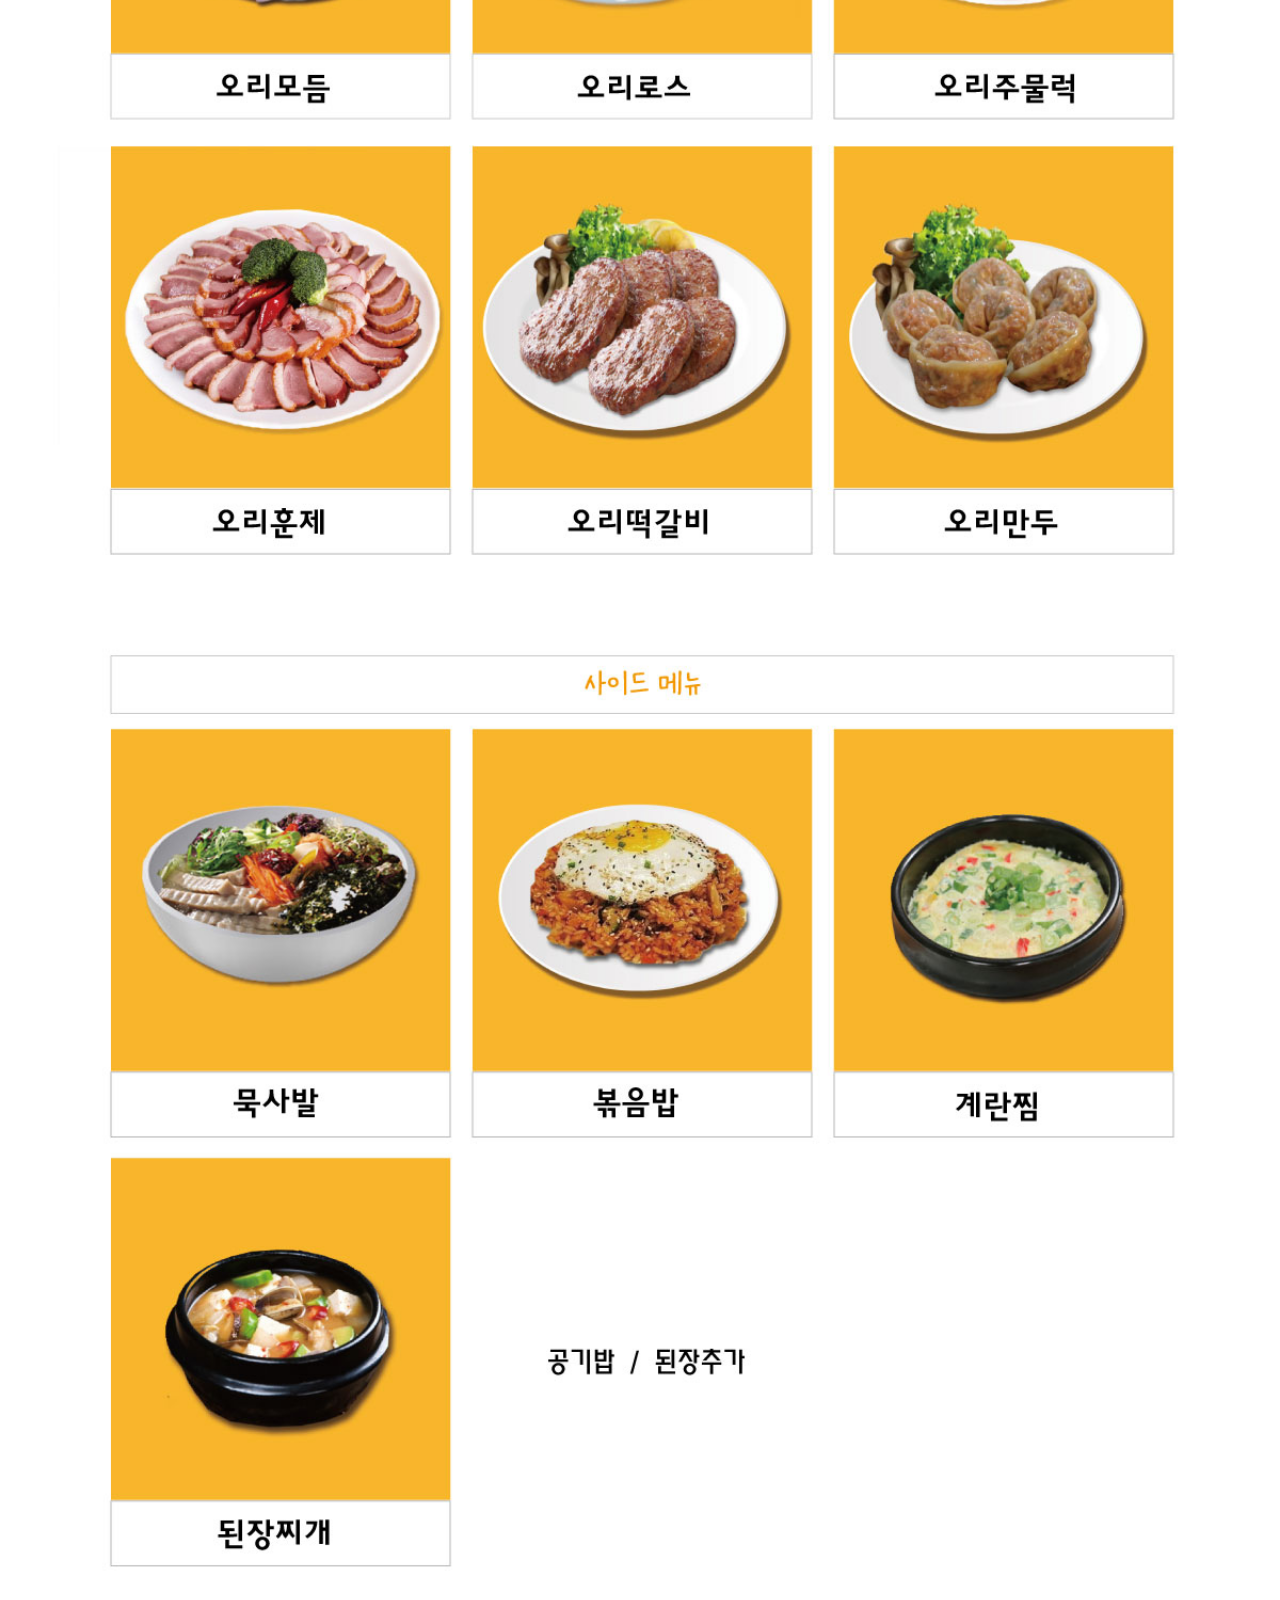
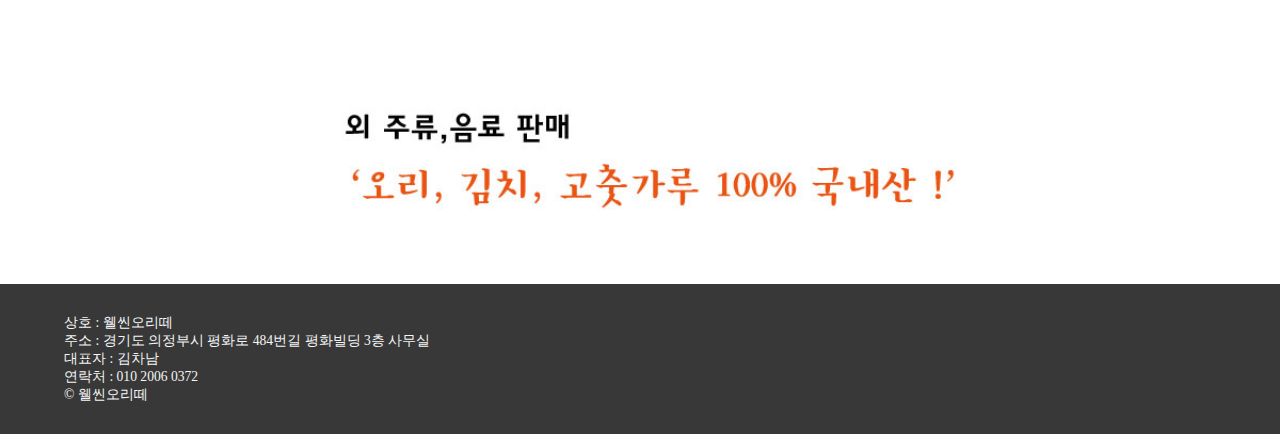
<file: menu.html>
<!DOCTYPE html>
<html lang="en">
<head>
    <meta charset="UTF-8">
    <meta name="viewport" content="width=device-width, initial-scale=1.0">
    <meta http-equiv="X-UA-Compatible" content="ie=edge">
    
    <link rel="stylesheet" type="text/css" href="css/index.css">
    <link rel="shortcut icon" type="image/x-icon" href="img/favi.jpg">

    <script src="js/main.js"></script>
    <title>웰씬오리떼</title>
</head>
<body onload="chkSize(event)">
    <!-- header -->
    <header id="top">
        <div id="header">
            <div class="main_logo">
                <a href="index.html"><img src="img/logo.png" alt="logo"></a>
            </div>

            <nav id="nav" style="display: none;">
                <ul>
                    <li>
                        <a href="#">웰씬오리떼</a>
                        <ul>
                            <li><a href="intro.html">브랜드 소개</a></li>
                            <li><a href="ori.html">오리이야기</a></li>
                        </ul>
                    </li>
                    <li>
                        <a href="#">메뉴</a>
                        <ul>
                            <li><a href="menu.html">메뉴 소개</a></li>
                        </ul>
                    </li>
                    <li>
                        <a href="#">가맹점 안내</a>
                        <ul>
                            <li><a href="franchisee.html">가맹 절차 및 지원</a></li>
                            <li><a href="counsel.html">상담 및 문의</a></li>
                        </ul>
                    </li>
                    <li><a href="#">고객의 소리</a></li>
                </ul>
            </nav>
        </div>
    </header>
    <hr class="header_hr">
    <!-- header -->

    <div id="mob_btn_div" style="display: none;">
        <a href="intro.html"><img class="mob_btn" src="img/button/br.PNG"></a>
        <a href="ori.html"><img class="mob_btn" src="img/button/ori.PNG"></a>
        <a href="menu.html"><img class="mob_btn" src="img/button/mn.PNG"></a>
        <a href="franchisee.html"><img class="mob_btn" src="img/button/fc.PNG"></a>
        <a href="counsel.html"><img class="mob_btn" src="img/button/cs.PNG"></a>
    </div> <!-- mob_btn_div -->

    <div style="width:100%; text-align: center;">
        <img src="img/menu.jpg" width="100%">
        <img src="img/menu/menu_list.jpg" width="100%">
        
    </div>
    <!--
    <section class="menu_body">
        <div>
            <div></div>
            <div></div>
            <div></div>
        </div>
        <div>
            <div></div>
            <div></div>
            <div></div>
        </div>
        <div>
            <div></div>
            <div></div>
            <div></div>
        </div>
    </section>
    -->

    <!-- footer start-->
    <iframe id="commonFooter" 
    src="footer.html" frameborder="0" scrolling="no" width="100%" height="100%"></iframe>

</body>
</html>
</file>
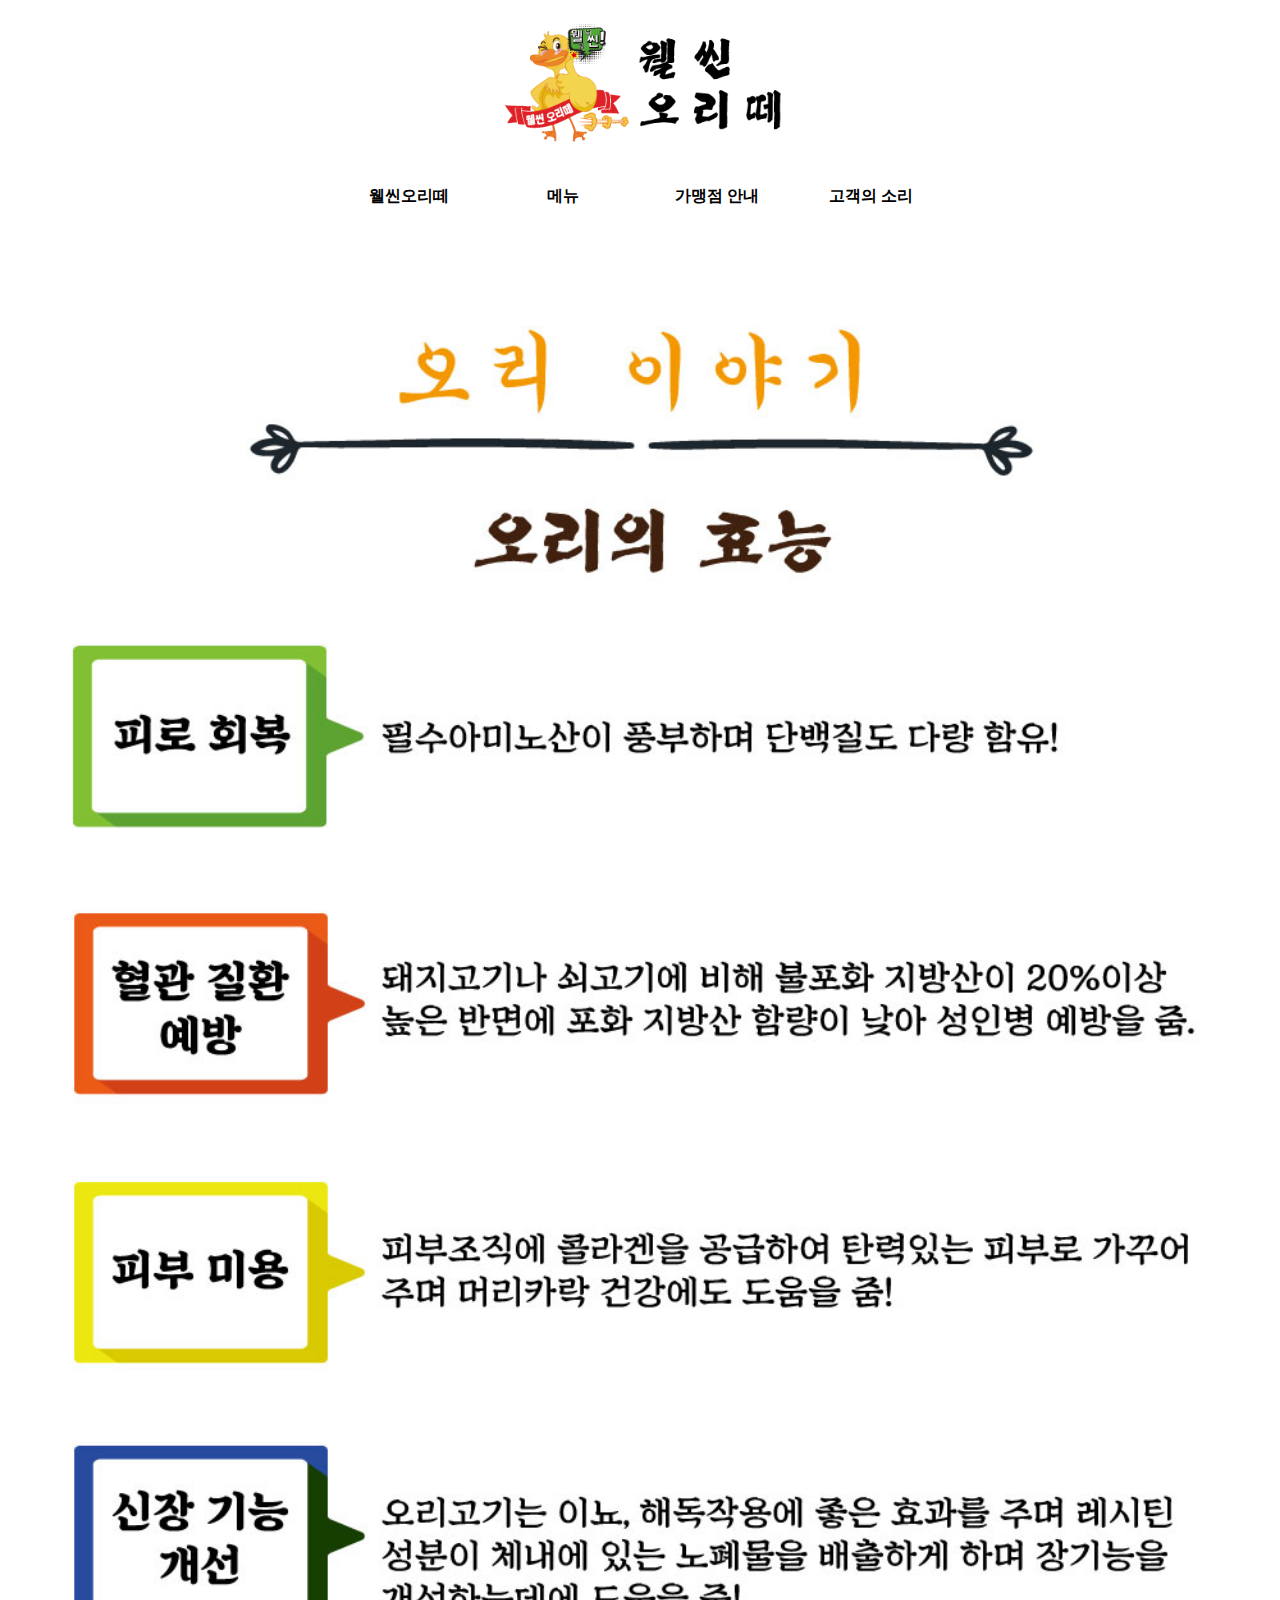
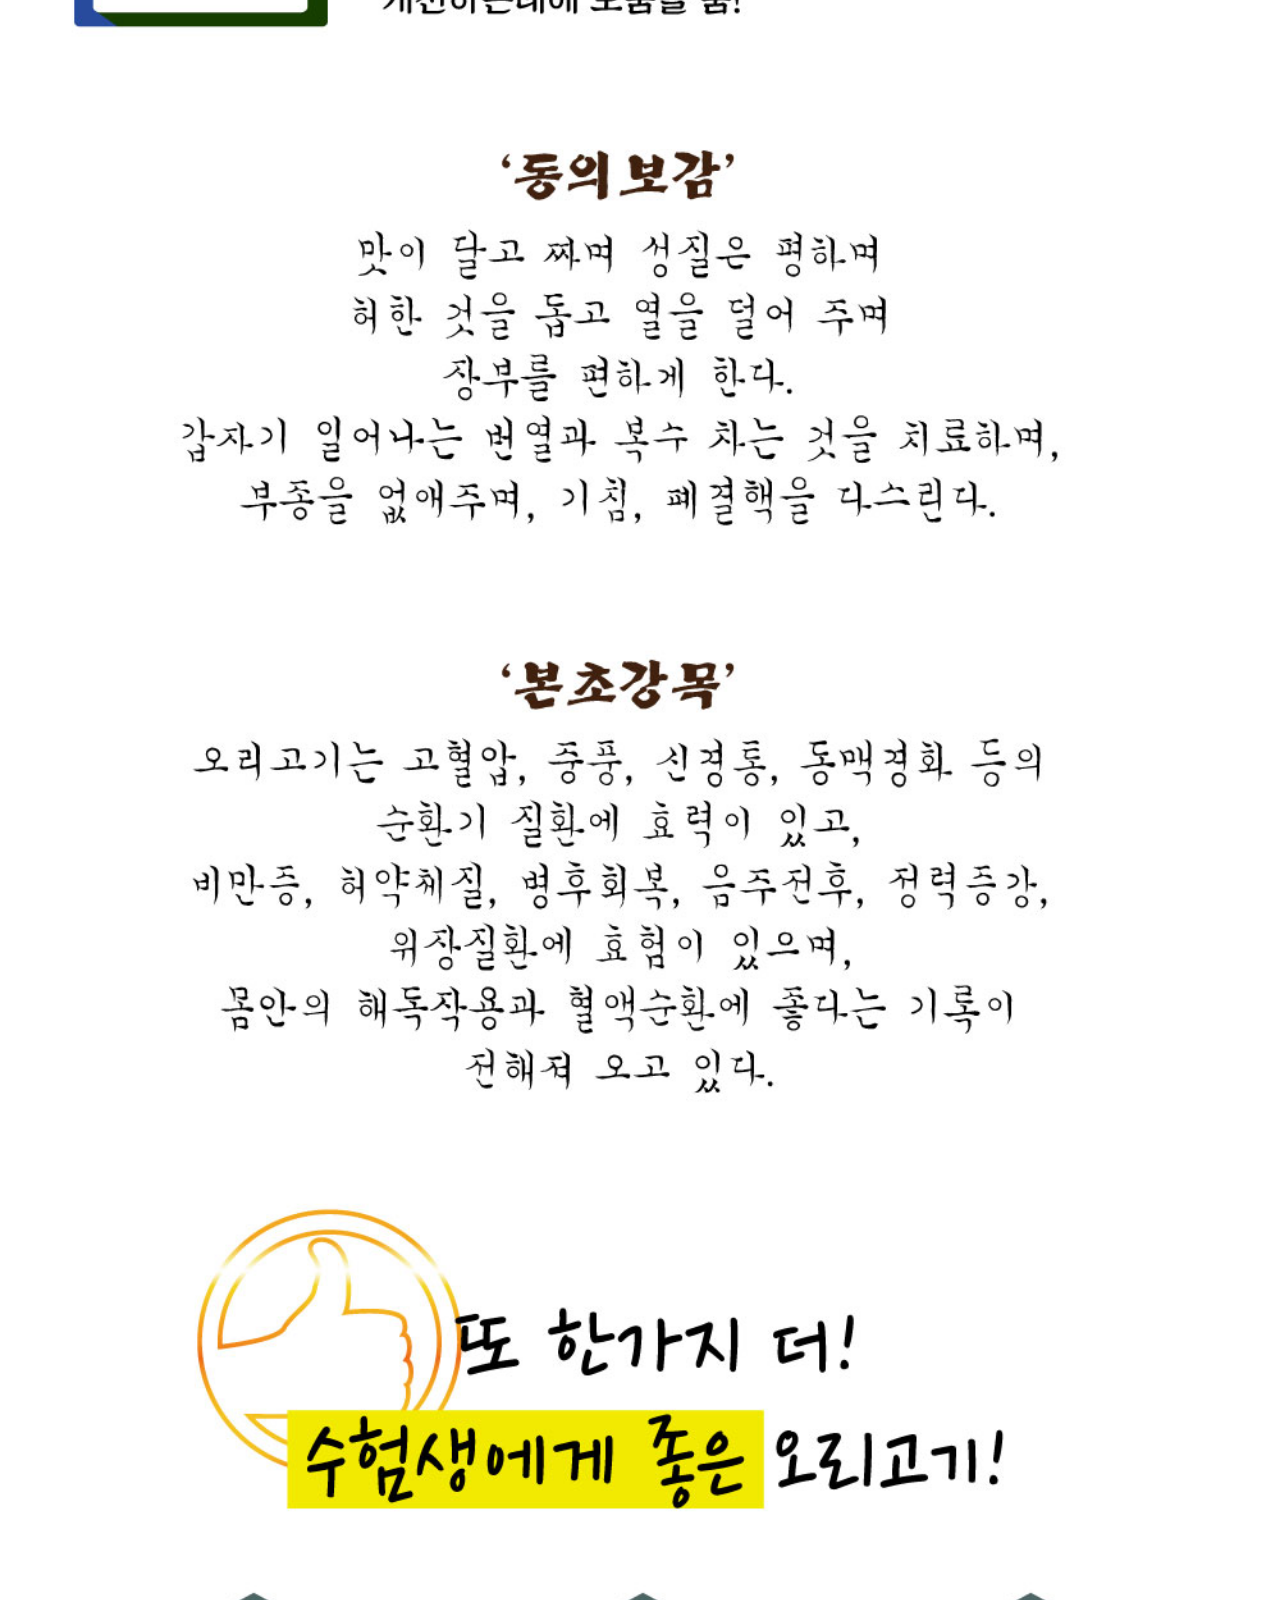
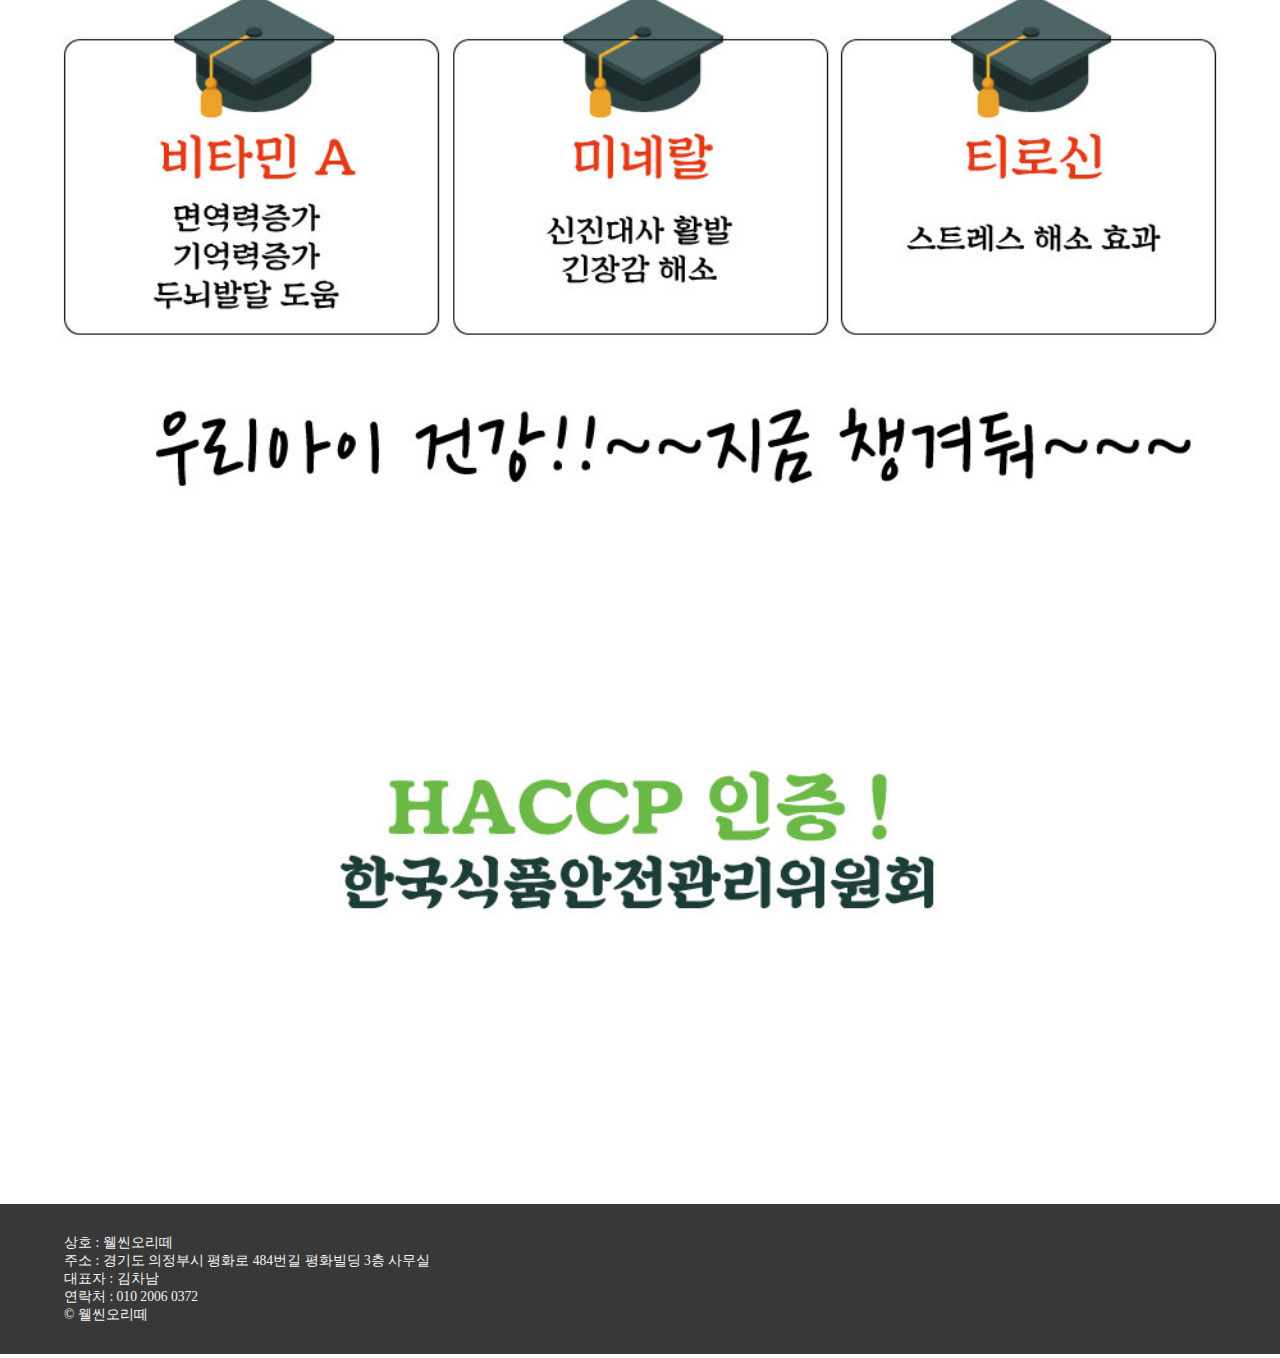
<file: ori.html>
<!DOCTYPE html>
<html lang="en">
<head>
    <meta charset="UTF-8">
    <meta name="viewport" content="width=device-width, initial-scale=1.0">
    <meta http-equiv="X-UA-Compatible" content="ie=edge">
    
    <meta name="author" content="김이삭"> <!-- 저작자 -->
    <meta name="description" content="웰씬오리떼 웹사이트"> <!-- 웹 페이지 내용-->
    <!-- 웹 페이지 키워드(검색 엔진에 의해 검색되게 하기 위함) -->
    <meta name="keywords" content="웰씬오리떼, 오리고기, 오리떼, 웰씬, 의정부오리고기, 의정부, 오리, 가능동">
    
    <!-- CSS -->
    <link rel="stylesheet" type="text/css" href="css/index.css">
    <link rel="shortcut icon" type="image/x-icon" href="img/favi.jpg">

    <script src="js/main.js"></script>
    <title>웰씬오리떼</title>
</head>
<body onload="chkSize(event)">
    <!-- header -->
    <header id="top">
        <div id="header">
            <div class="main_logo">
                <a href="index.html"><img src="img/logo.png" alt="logo"></a>
            </div>

            <nav id="nav" style="display: none;">
                <ul>
                    <li>
                        <a href="#">웰씬오리떼</a>
                        <ul>
                            <li><a href="intro.html">브랜드 소개</a></li>
                            <li><a href="ori.html">오리이야기</a></li>
                        </ul>
                    </li>
                    <li>
                        <a href="#">메뉴</a>
                        <ul>
                            <li><a href="menu.html">메뉴 소개</a></li>
                        </ul>
                    </li>
                    <li>
                        <a href="#">가맹점 안내</a>
                        <ul>
                            <li><a href="franchisee.html">가맹 절차 및 지원</a></li>
                            <li><a href="counsel.html">상담 및 문의</a></li>
                        </ul>
                    </li>
                    <li><a href="#">고객의 소리</a></li>
                </ul>
            </nav>
        </div>
    </header>
    <hr class="header_hr">
    <!-- header -->

    <div id="mob_btn_div" style="display: none;">
        <a href="intro.html"><img class="mob_btn" src="img/button/br.PNG"></a>
        <a href="ori.html"><img class="mob_btn" src="img/button/ori.PNG"></a>
        <a href="menu.html"><img class="mob_btn" src="img/button/mn.PNG"></a>
        <a href="franchisee.html"><img class="mob_btn" src="img/button/fc.PNG"></a>
        <a href="counsel.html"><img class="mob_btn" src="img/button/cs.PNG"></a>
    </div> <!-- mob_btn_div -->

    <div style="text-align:center;">    
        <img src="img/ori_story.jpg" width="100%">
    </div>

    <!-- footer start-->
    <iframe id="commonFooter" 
    src="footer.html" frameborder="0" scrolling="no" width="100%" height="100%"></iframe>
    
</body>
</html>
</file>
<file: css/index.css>
/* 초기화 */
body {margin: 0;padding: 0;width:100%;}

/* font 등록 
한컴 윤고딕 230 */
@font-face {
    font-family: "HANYGO230";
    src: url("../font/HANYGO230.ttf") format("truetype");
    font-style: normal;
    font-weight: normal;
}

/* header */
#header{margin: auto 15%; text-align: center;}
nav {display: none;}
nav ul {list-style: none; float: left;}
/* 메인 로고 left */
div#header > div.main_logo {display: inline-block;}
div#header > nav {display: inline-block; }
div#header > div.main_logo > a > img {width: 80%;}  /* logo img */
hr.header_hr{clear:both; visibility:hidden;}    /* visibility 공간은 차지*/
/* nav */
nav > ul {
    margin-top: 10%;
    padding-left: 0;
    position: relative;
    bottom: 50px;
}
nav > ul > li { 
    display: inline-block;
    width: 150px;
    
}

/* 상세메뉴 */
nav > ul ul {   
    /*border:red 1px solid;*/
    width: 150px;
    padding-left: 0;
    /* 평상시에 서브메뉴 안보이도록 하기 */
    display: none;
    position:absolute;
    /*z-index: 2;*/
}
/* 마우스 커서 올리면 서브메뉴 보이게 하기 */ 
nav > ul > li:hover ul {
    display: block; 
}

/* nav 글씨 꾸미기 */
nav > ul > li > a {
    text-decoration: none;
    color:black;
    font-weight: bold;
}
nav > ul > li > a:active {text-decoration: none;color:black;}
nav > ul > li > a:visited {text-decoration: none;color:black;}
nav > ul > li > ul > li a {text-decoration: none;color:black;
    transition:background-color 1s;
}
nav > ul > li > ul > li a:hover {background: yellowgreen;}
nav > ul > li > ul > li > a:active {text-decoration: none;color:black;}
nav > ul > li > ul > li > a:visited {text-decoration: none;color:black;}

/* view_mobile button controll */
div#mob_btn_div {text-align: center;}
div#mob_btn_div img.mob_btn {
    border-radius: 50%;
    width: 12%;
    margin-left: 2.5%;
    margin-right: 2.5%;
    margin-bottom: 6%;
}

/* section 1*/
section.main_section {width : 100%;}
section.main_section > img {width: 100%; height: 100%;}

/* section 2 */
section.section2 {width:100%; padding-top: 10px;}
section.section2 > div { /* img box 중앙 정렬 위한 box */
    display: inline-block;
    margin: auto;
    margin-bottom: 3%;
    text-align: center;

}
/* main */
div.img_frame {
    display: inline-block;
    text-align: center;
    margin: 20px;
}
div.img_frame img {
    margin: 3px;
    width:100%; /*290px;*/
}
div.img_frame img:hover{
    box-shadow: 2px 2px 10px lightgray, 0px 0px 50px lightgray, 0px 0px lightgray;
}

section.section3 {
    background-color:orange; 
    clear: both; /* float 해제 */
    width:100%;
    height: 2px;
}

/* menu */
/* menu line border */
section.menu_body > div {width:100%;height:300px; /*border:1px solid red;*/}

/***********************************************/
/*
    intro.html
*/
.intro_body {font-family : "HANYGO230" ;
    width: 80%;
    padding: 0 10%;
}
.introheader1 {width:65%; margin: 5% auto;}
.introheader2 {width:85%; margin-bottom: 5%;}
.introSerction1 {display: inline-block; text-align: left;}

.int_sec_box1 {
    display: inline-block;
    background-color:#ffd000ec;
     width: 30%;
     padding-top: 50%;
     padding-left: 12%;
     padding-bottom: 5%;
     
}
.int_sec_box_sub { font-size : 120%; color:white}
.int_sec_main_text{ font-size : 220%;}

.int_sec_box2 span {display: inline-block;}
.int_sec_box2 {
    display: inline-block;
    width: 56%;
}
.int_sec_box2 img {width: 100%;
padding-top: 10%;}
.red{ color:red;}

.introSerction2 {text-align: left; margin-left: 10%; padding: 2%;
    border-left: 2px solid black;
}
.introSerction2 strong {color:red;}
.introSerction2 .int_sec2_sub {
    background-color: rgb(235, 225, 217);
    display: inline-block;
    font-weight: bold;
    padding: 5px;
    margin: 5px;
}
.int_sec2_number{ color:#ffd000ec; font-size: 250%}
.introSerction3 {
    background-color: rgb(244, 255, 253);
    margin: 0 10%;
    color:#967141;
}
.intro_ori_char {padding:5%;}

/***********************************************/
/*
    franchisee.html
    franchise font color background-color
*/
div.franch_body {margin:auto;text-align: center; font-weight: bold;font-family: HANYGO230;}
div.franch_body section {width: 70%; text-align: center;margin: auto;}
div.franch_body section div {padding: 10px;border-radius: 50px;} /* 둥근 모서리 */

/* franshise footer img */
.fc_img{ width: 100%;}
.fc_foot_box{margin: 20%;}
#franchMiddleTitle{border-bottom: 1px solid black;}


/* franchise process style */
.yellow_font {color:goldenrod;}
.white_font {color:whitesmoke;}
.gold_back {background-color:rgb(228, 194, 84);}
.black_back {background-color: black;}


.franch_body article.support > div {
    margin: auto; display: inline-block; text-align: center;
}
.franch_body article.support > div > div {
    border-radius: 50px;    /* 둥근 모서리 */
    display: inline-block;
    margin: 2%;
    width: 300px;
    padding: 2%;
    
    background-color: whitesmoke;
    box-shadow: 2px 2px 2px black;
}
/**********************************************franchisee*/

/*
    counsel.html
*/
div.counsel_body {text-align: center;margin: auto;font-family: HANYGO230;}
div.counsel_body > div.coun_center {margin:auto;margin-bottom: 50px;}
div.counsel_body > div.coun_center div.contact {
    box-shadow: 2px 2px 2px black;
    background-color: whitesmoke;
    display: inline-table;
    width:35%;
    height: 120px;
}
</file>
<file: css/footer.css>
/* new version footer */
* {padding:0; margin: 0;}
#box_in_foot {
    background-color:rgb(56, 56, 56); 
    padding-left: 3%;
    padding: 30px 5%;
    color: whitesmoke;
    font-size: 85%;
}
</file>
